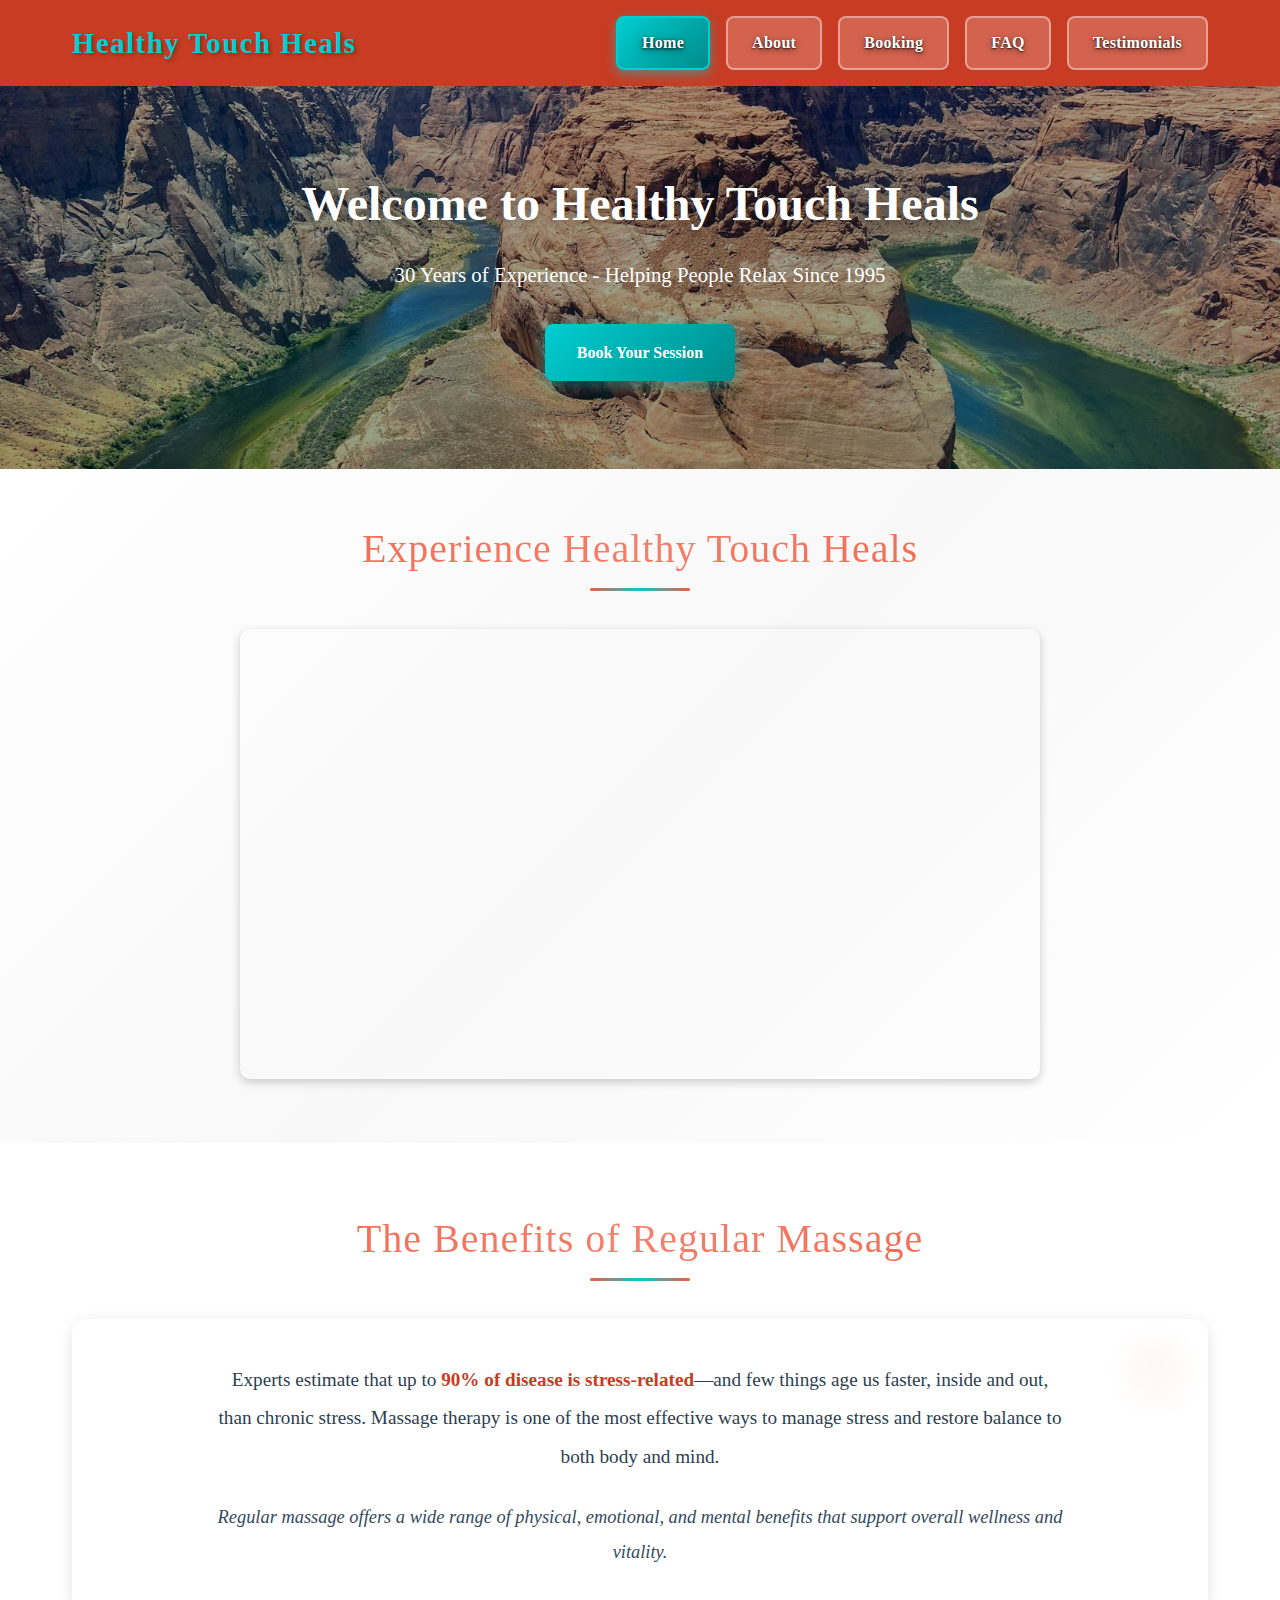
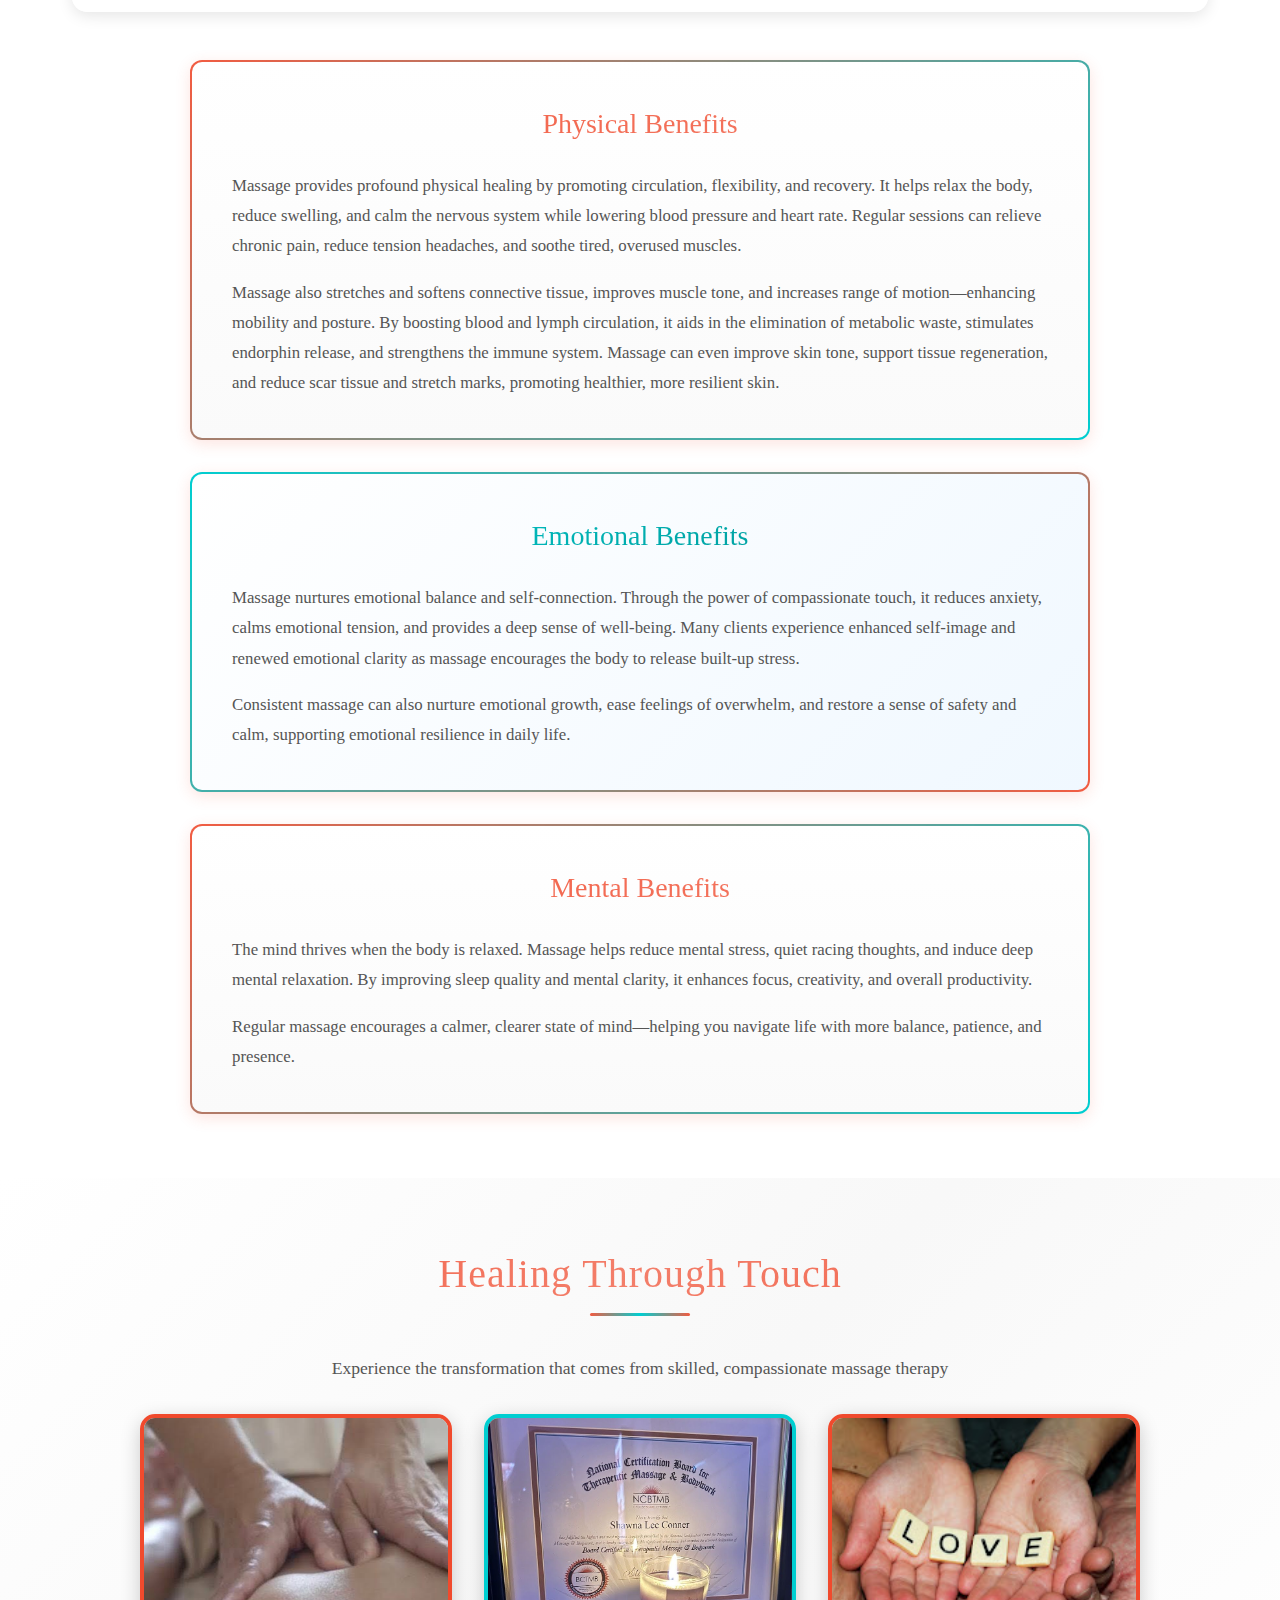
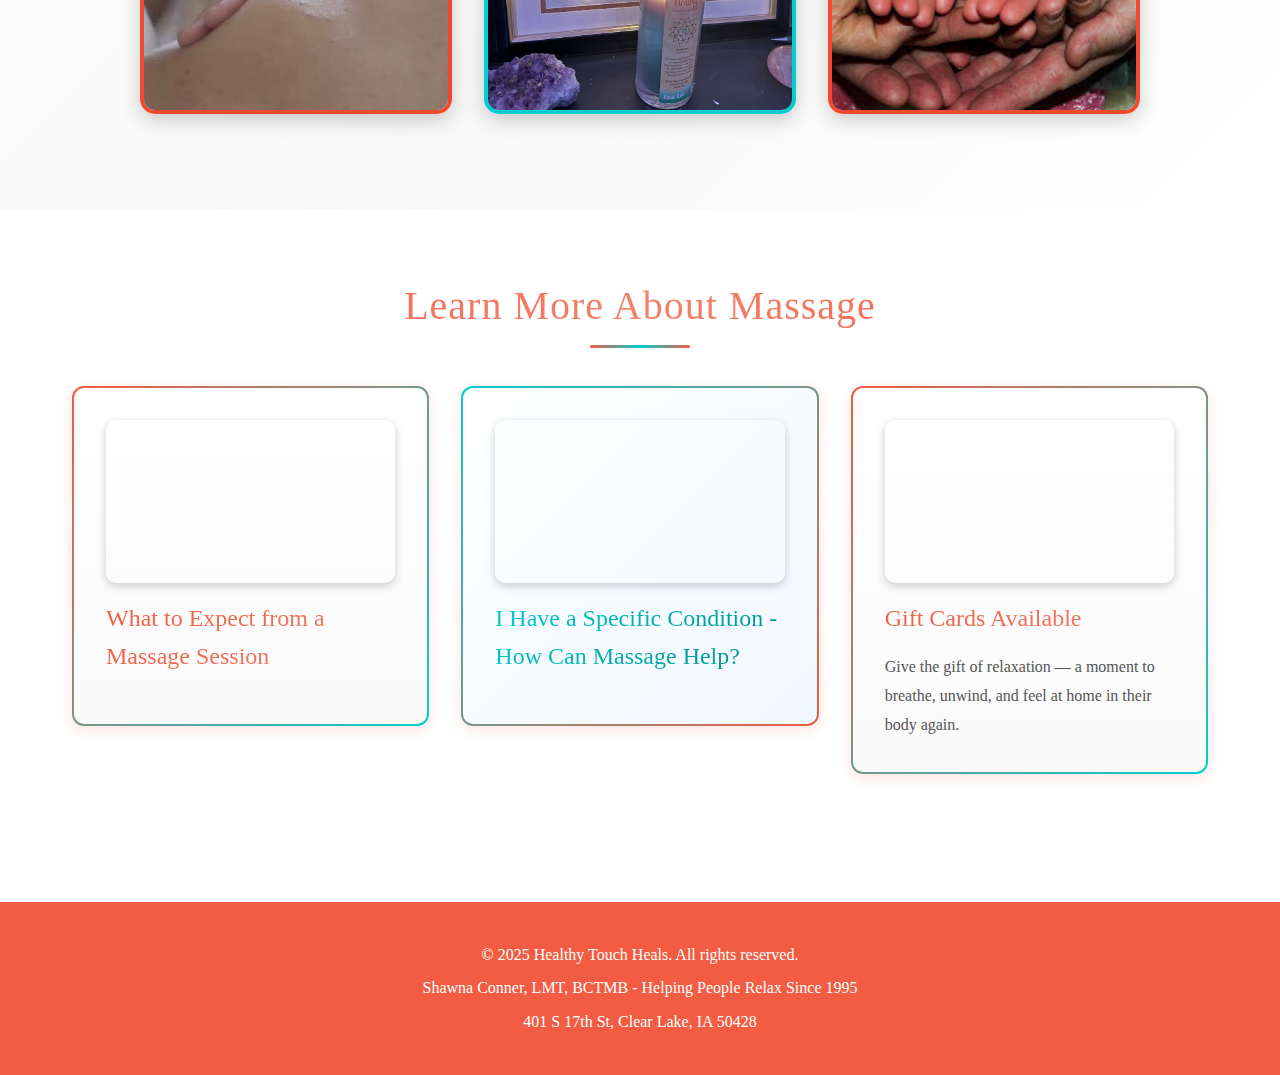
<file: index.html>
<!DOCTYPE html>
<html lang="en">
<head>
    <meta charset="UTF-8">
    <meta name="viewport" content="width=device-width, initial-scale=1.0">
    <title>Healthy Touch Heals - Home</title>
    <link rel="stylesheet" href="style.css">
</head>
<body>
    <!-- Navigation Bar -->
    <nav>
        <div class="container">
            <a href="index.html" class="logo">Healthy Touch Heals</a>
            <button class="menu-toggle" aria-label="Toggle menu">
                <span></span>
                <span></span>
                <span></span>
            </button>
            <ul class="nav-links">
                <li><a href="index.html" class="active">Home</a></li>
                <li><a href="about.html">About</a></li>
                <li><a href="booking.html">Booking</a></li>
                <li><a href="questions.html">FAQ</a></li>
                <li><a href="testimonials.html">Testimonials</a></li>
            </ul>
        </div>
    </nav>

    <!-- Hero Section -->
    <div class="hero" style="background: linear-gradient(rgba(0, 0, 0, 0.3), rgba(0, 0, 0, 0.4)), url('horseshoe.jpg'); background-size: cover; background-position: center; background-attachment: fixed;">
        <div class="container">
            <h1>Welcome to Healthy Touch Heals</h1>
            <p>30 Years of Experience - Helping People Relax Since 1995</p>
            <a href="booking.html" class="btn">Book Your Session</a>
        </div>
    </div>

    <!-- Video Section -->
    <section style="background-color: white; padding: 3rem 2rem;">
        <div class="container">
            <h2 class="section-title">Experience Healthy Touch Heals</h2>
            <div style="max-width: 800px; margin: 0 auto;">
                <div class="video-wrapper">
                    <iframe src="https://www.youtube.com/embed/3KdC1rItCqM" frameborder="0" allow="accelerometer; autoplay; clipboard-write; encrypted-media; gyroscope; picture-in-picture" allowfullscreen></iframe>
                </div>
            </div>
        </div>
    </section>

    <!-- Benefits Section -->
    <section style="background: linear-gradient(rgba(255, 255, 255, 0.65), rgba(255, 255, 255, 0.65)), url('arches.jpg'); background-size: cover; background-position: center; background-attachment: fixed;">
        <div class="container">
            <h2 class="section-title">The Benefits of Regular Massage</h2>
            <div class="about-content" style="margin-bottom: 3rem; background: rgba(255, 255, 255, 0.9); padding: 2.5rem 3rem; border-radius: 15px; box-shadow: 0 4px 15px rgba(0, 0, 0, 0.1);">
                <p style="font-size: 1.2rem; line-height: 2; color: #2c3e50; text-align: center; max-width: 850px; margin: 0 auto 1.5rem; font-weight: 500;">Experts estimate that up to <strong style="color: #C83C23;">90% of disease is stress-related</strong>—and few things age us faster, inside and out, than chronic stress. Massage therapy is one of the most effective ways to manage stress and restore balance to both body and mind.</p>
                <p style="font-size: 1.15rem; line-height: 1.9; color: #34495e; text-align: center; max-width: 850px; margin: 0 auto; font-style: italic;">Regular massage offers a wide range of physical, emotional, and mental benefits that support overall wellness and vitality.</p>
            </div>
            <div class="benefits-container">
                <div class="benefit-card">
                    <h3>Physical Benefits</h3>
                    <p>Massage provides profound physical healing by promoting circulation, flexibility, and recovery. It helps relax the body, reduce swelling, and calm the nervous system while lowering blood pressure and heart rate. Regular sessions can relieve chronic pain, reduce tension headaches, and soothe tired, overused muscles.</p>
                    <p>Massage also stretches and softens connective tissue, improves muscle tone, and increases range of motion—enhancing mobility and posture. By boosting blood and lymph circulation, it aids in the elimination of metabolic waste, stimulates endorphin release, and strengthens the immune system. Massage can even improve skin tone, support tissue regeneration, and reduce scar tissue and stretch marks, promoting healthier, more resilient skin.</p>
                </div>
                <div class="benefit-card">
                    <h3>Emotional Benefits</h3>
                    <p>Massage nurtures emotional balance and self-connection. Through the power of compassionate touch, it reduces anxiety, calms emotional tension, and provides a deep sense of well-being. Many clients experience enhanced self-image and renewed emotional clarity as massage encourages the body to release built-up stress.</p>
                    <p>Consistent massage can also nurture emotional growth, ease feelings of overwhelm, and restore a sense of safety and calm, supporting emotional resilience in daily life.</p>
                </div>
                <div class="benefit-card">
                    <h3>Mental Benefits</h3>
                    <p>The mind thrives when the body is relaxed. Massage helps reduce mental stress, quiet racing thoughts, and induce deep mental relaxation. By improving sleep quality and mental clarity, it enhances focus, creativity, and overall productivity.</p>
                    <p>Regular massage encourages a calmer, clearer state of mind—helping you navigate life with more balance, patience, and presence.</p>
                </div>
            </div>
        </div>
    </section>

    <!-- Gallery Section -->
    <section style="background-color: white;">
        <div class="container">
            <h2 class="section-title">Healing Through Touch</h2>
            <p style="text-align: center; font-size: 1.1rem; color: #555; margin-bottom: 2rem; max-width: 700px; margin-left: auto; margin-right: auto;">Experience the transformation that comes from skilled, compassionate massage therapy</p>
            <div style="display: grid; grid-template-columns: repeat(auto-fit, minmax(250px, 1fr)); gap: 2rem; margin: 2rem auto; max-width: 1000px;">
                <img src="backmassage.jpg" alt="Back massage" style="width: 100%; height: 300px; object-fit: cover; border-radius: 15px; box-shadow: 0 6px 20px rgba(0,0,0,0.2); border: 4px solid #F04A2D;">
                <img src="aestheticpicture.jpg" alt="Aesthetic healing" style="width: 100%; height: 300px; object-fit: cover; border-radius: 15px; box-shadow: 0 6px 20px rgba(0,0,0,0.2); border: 4px solid #00CED1;">
                <img src="love.jpeg" alt="Love and healing" style="width: 100%; height: 300px; object-fit: cover; border-radius: 15px; box-shadow: 0 6px 20px rgba(0,0,0,0.2); border: 4px solid #F04A2D;">
            </div>
        </div>
    </section>

    <!-- Additional Videos Section -->
    <section style="background: linear-gradient(rgba(255, 255, 255, 0.75), rgba(255, 255, 255, 0.75)), url('woods.jpg'); background-size: cover; background-position: center; background-attachment: fixed;">
        <div class="container">
            <h2 class="section-title">Learn More About Massage</h2>
            <div class="services-grid video-grid">
                <div class="service-card">
                    <div class="video-wrapper">
                        <iframe src="https://www.youtube.com/embed/zX_MkCbx98w" frameborder="0" allow="accelerometer; autoplay; clipboard-write; encrypted-media; gyroscope; picture-in-picture" allowfullscreen></iframe>
                    </div>
                    <h3>What to Expect from a Massage Session</h3>
                </div>
                <div class="service-card">
                    <div class="video-wrapper">
                        <iframe src="https://www.youtube.com/embed/_CrS8gsUJnU" frameborder="0" allow="accelerometer; autoplay; clipboard-write; encrypted-media; gyroscope; picture-in-picture" allowfullscreen></iframe>
                    </div>
                    <h3>I Have a Specific Condition - How Can Massage Help?</h3>
                </div>
                <div class="service-card">
                    <div class="video-wrapper">
                        <iframe src="https://www.youtube.com/embed/DjbVYlnRA3Y" frameborder="0" allow="accelerometer; autoplay; clipboard-write; encrypted-media; gyroscope; picture-in-picture" allowfullscreen></iframe>
                    </div>
                    <h3>Gift Cards Available</h3>
                    <p>Give the gift of relaxation — a moment to breathe, unwind, and feel at home in their body again.</p>
                </div>
            </div>
        </div>
    </section>

    <!-- Footer -->
    <footer>
        <div class="container">
            <p>&copy; 2025 Healthy Touch Heals. All rights reserved.</p>
            <p>Shawna Conner, LMT, BCTMB - Helping People Relax Since 1995</p>
            <p style="margin-top: 0.5rem;">401 S 17th St, Clear Lake, IA 50428</p>
        </div>
    </footer>

    <script>
        // Mobile menu toggle
        const menuToggle = document.querySelector('.menu-toggle');
        const navLinks = document.querySelector('.nav-links');
        
        if (menuToggle) {
            menuToggle.addEventListener('click', () => {
                menuToggle.classList.toggle('active');
                navLinks.classList.toggle('active');
            });
            
            // Close menu when clicking on a link
            const navLinksItems = navLinks.querySelectorAll('a');
            navLinksItems.forEach(link => {
                link.addEventListener('click', () => {
                    menuToggle.classList.remove('active');
                    navLinks.classList.remove('active');
                });
            });
        }
    </script>
</body>
</html>
</file>
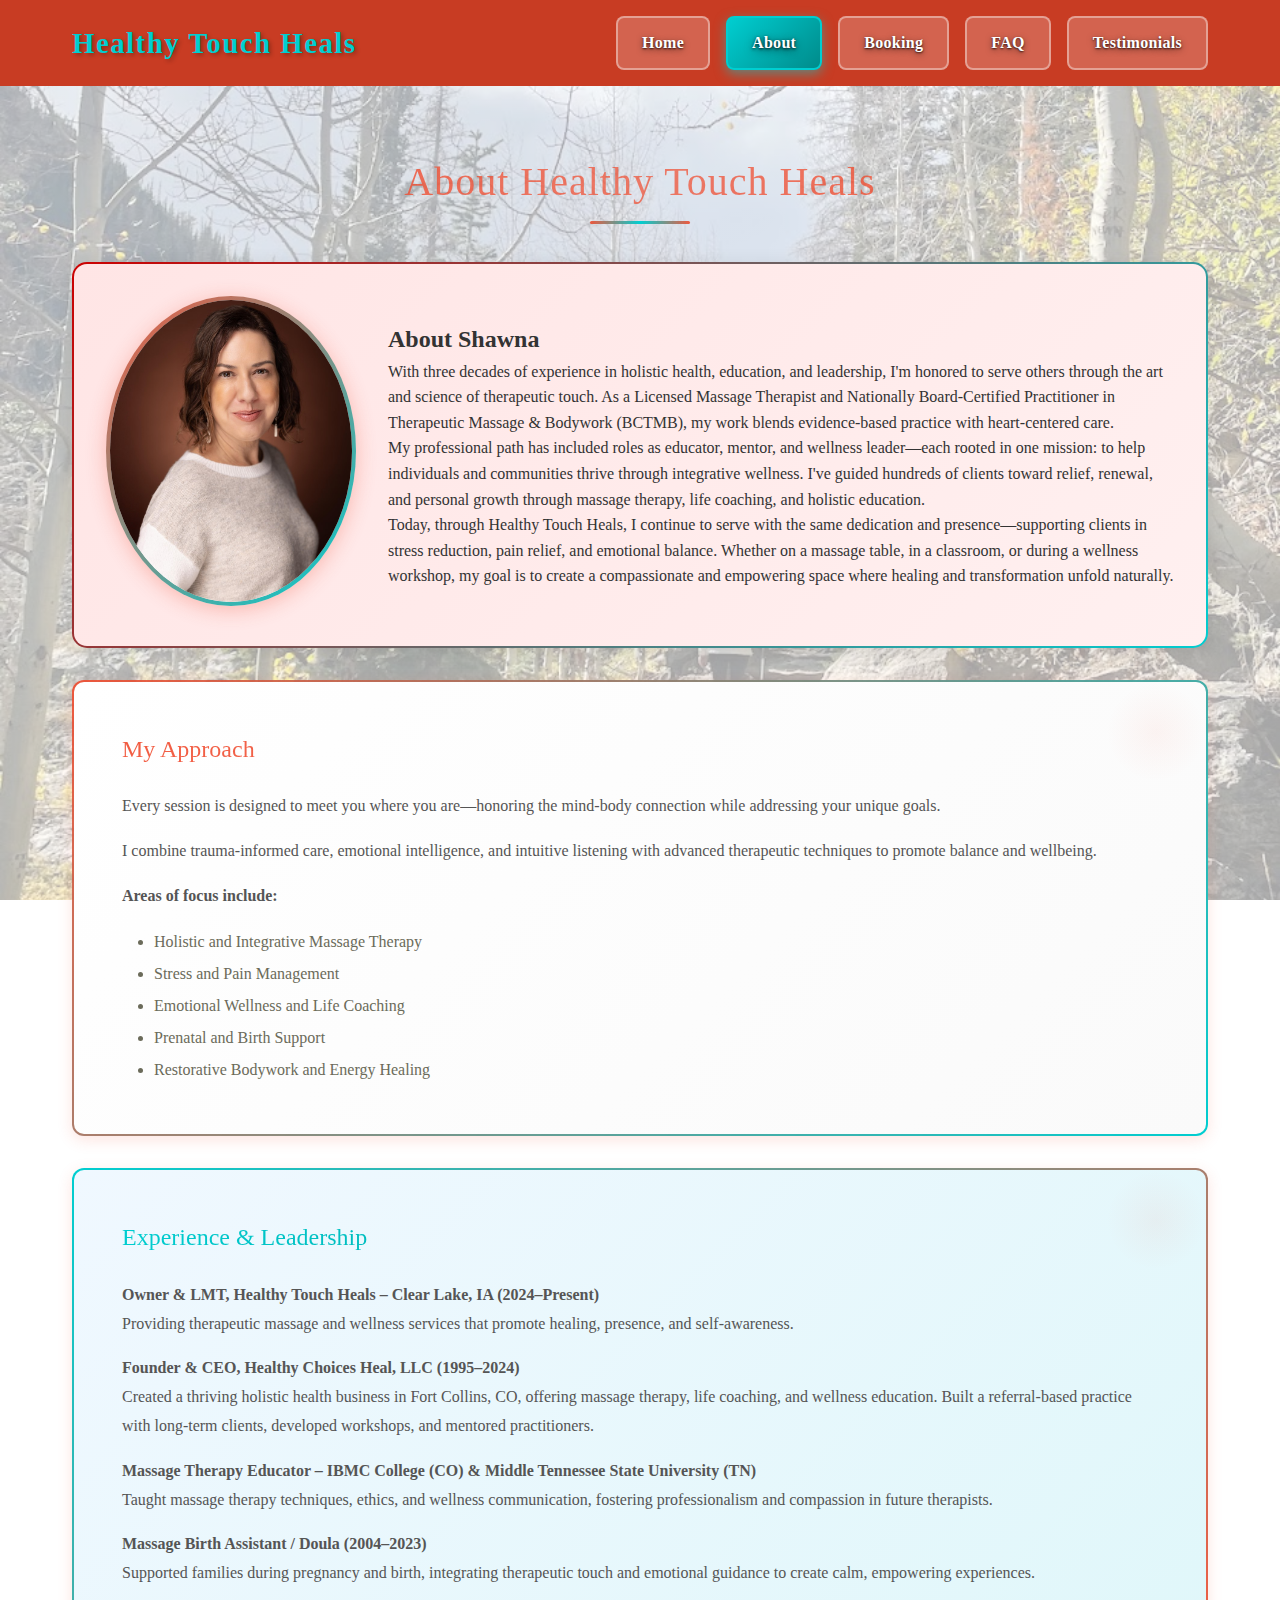
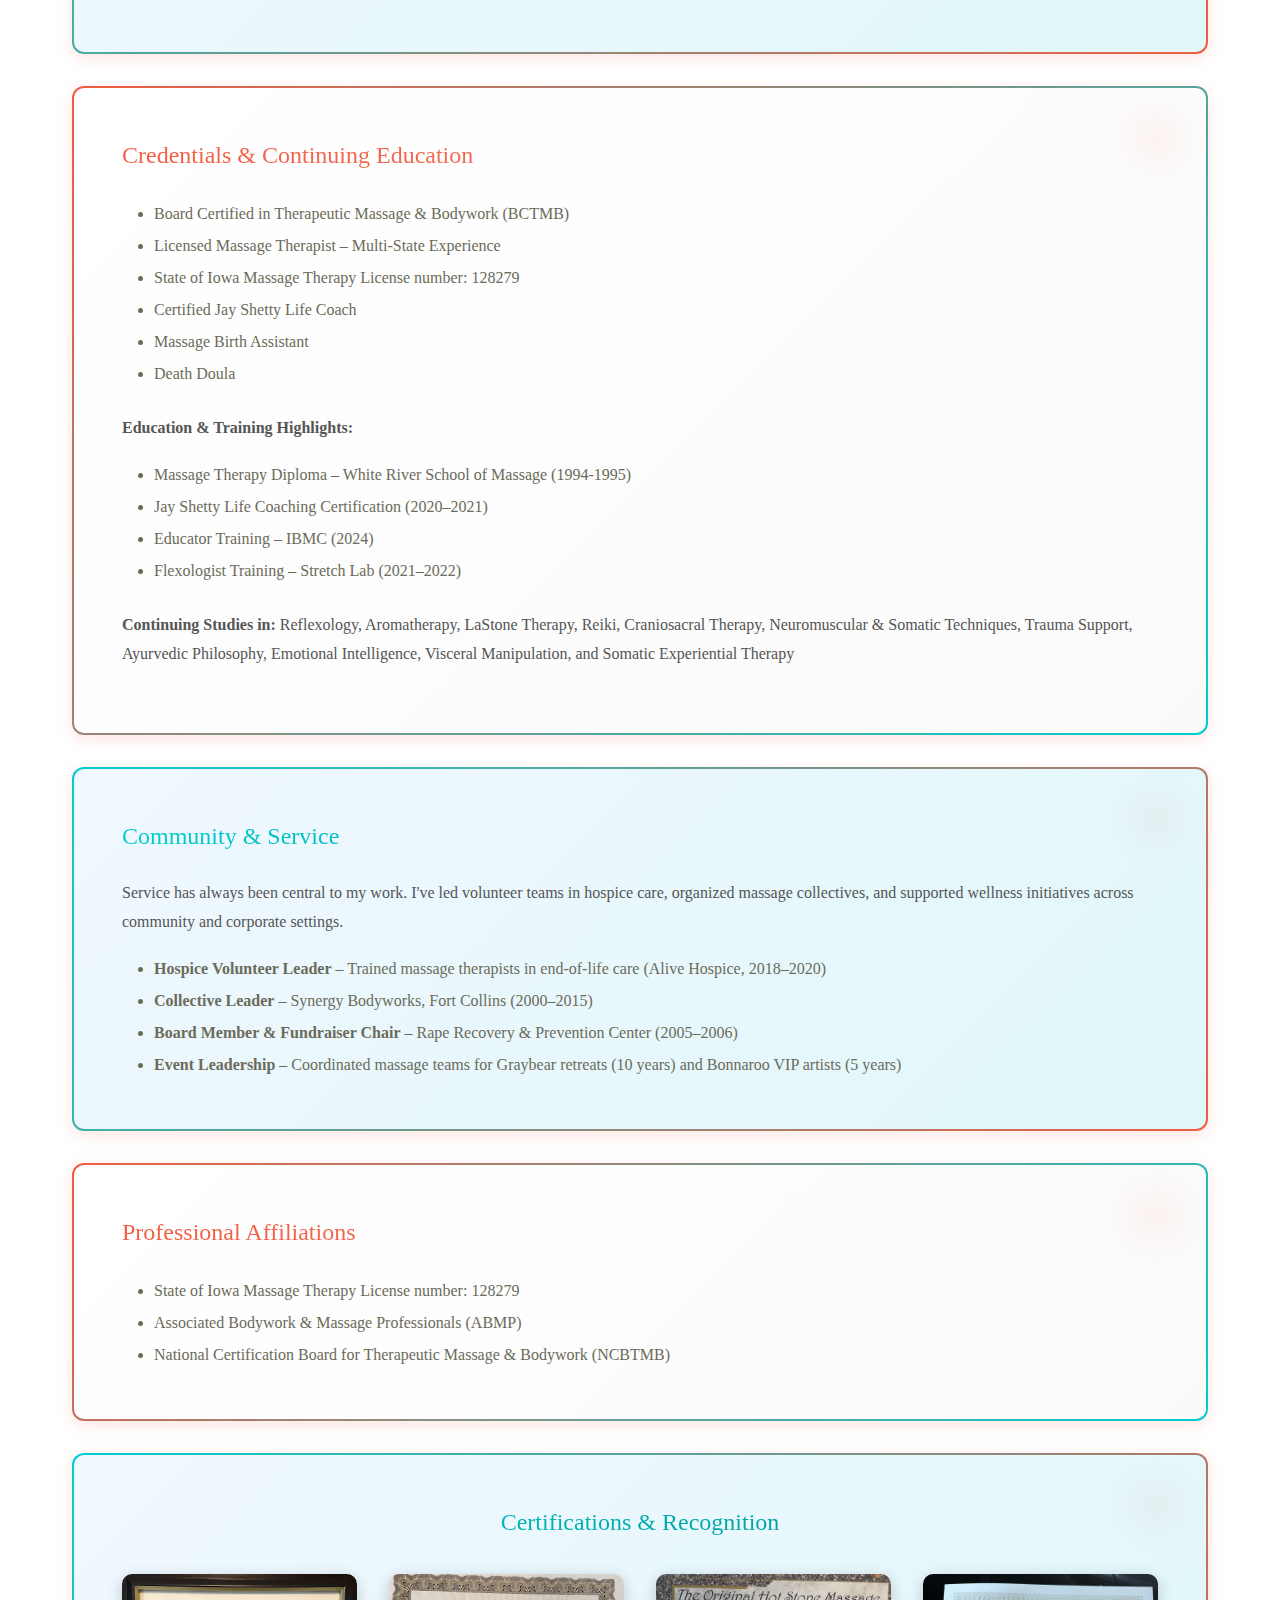
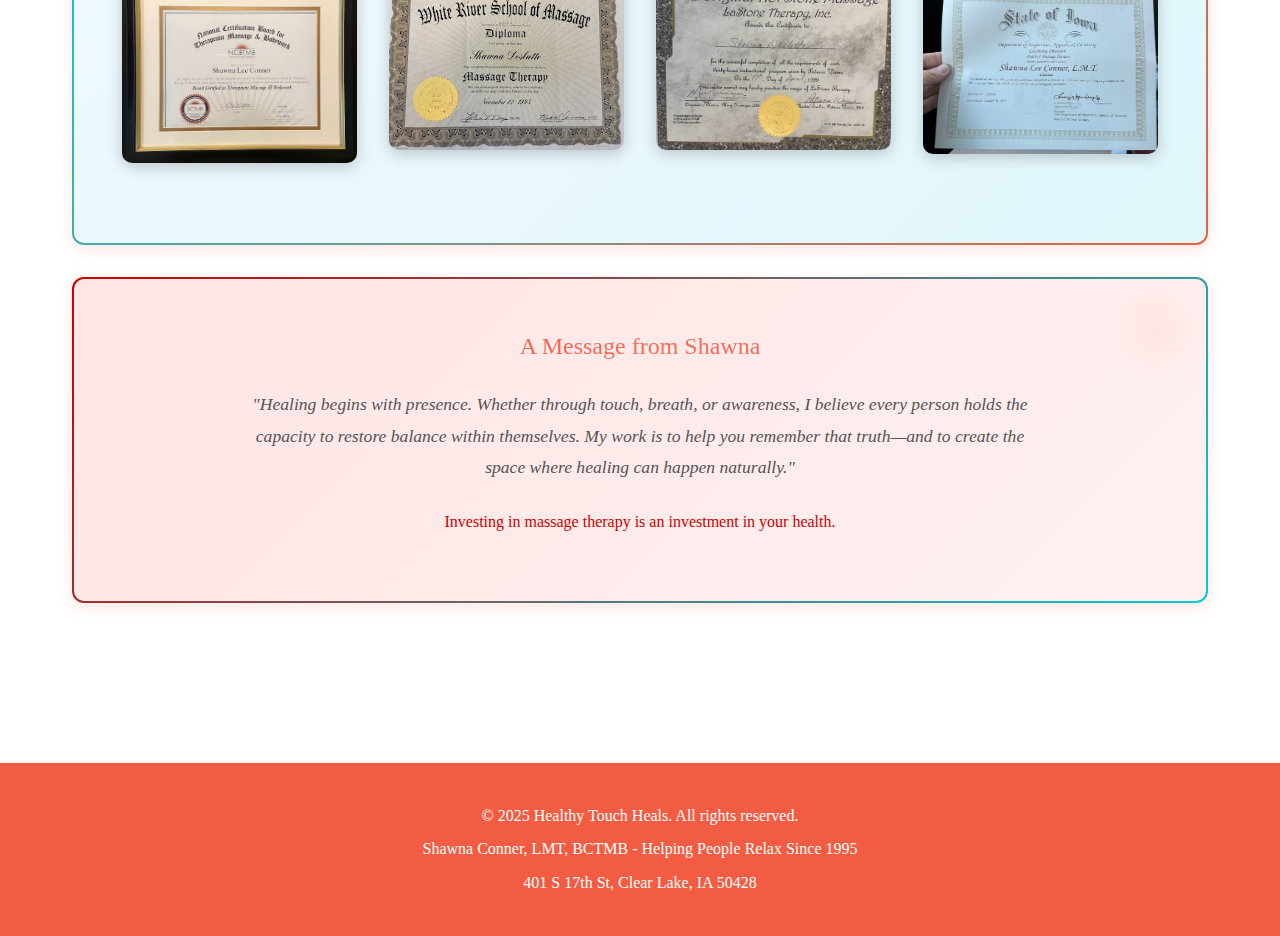
<file: about.html>
<!DOCTYPE html>
<html lang="en">
<head>
    <meta charset="UTF-8">
    <meta name="viewport" content="width=device-width, initial-scale=1.0">
    <title>About Us - Healthy Touch Heals</title>
    <link rel="stylesheet" href="style.css">
</head>
<body>
    <!-- Navigation Bar -->
    <nav>
        <div class="container">
            <a href="index.html" class="logo">Healthy Touch Heals</a>
            <button class="menu-toggle" aria-label="Toggle menu">
                <span></span>
                <span></span>
                <span></span>
            </button>
            <ul class="nav-links">
                <li><a href="index.html">Home</a></li>
                <li><a href="about.html" class="active">About</a></li>
                <li><a href="booking.html">Booking</a></li>
                <li><a href="questions.html">FAQ</a></li>
                <li><a href="testimonials.html">Testimonials</a></li>
            </ul>
        </div>
    </nav>

    <!-- About Section -->
    <section style="background: linear-gradient(rgba(255, 255, 255, 0.65), rgba(255, 255, 255, 0.65)), url('hiking.jpg'); background-size: cover; background-position: center; background-attachment: fixed;">
        <div class="container">
            <h1 class="section-title">About Healthy Touch Heals</h1>
            
            <div class="profile-section" style="background: linear-gradient(135deg, #FFE5E5 0%, #fff0f0 100%); border: 2px solid transparent; background-image: linear-gradient(135deg, #FFE5E5 0%, #fff0f0 100%), linear-gradient(135deg, #CC0000, #00CED1); background-origin: border-box; background-clip: padding-box, border-box; padding: 2rem; border-radius: 15px; box-shadow: 0 4px 20px rgba(0,0,0,0.1);">
                <div class="profile-image">
                    <img src="headshot.png" alt="Shawna Conner, LMT, BCTMB">
                </div>
                <div class="profile-text">
                    <h2>About Shawna</h2>
                    <p>With three decades of experience in holistic health, education, and leadership, I'm honored to serve others through the art and science of therapeutic touch. As a Licensed Massage Therapist and Nationally Board-Certified Practitioner in Therapeutic Massage & Bodywork (BCTMB), my work blends evidence-based practice with heart-centered care.</p>
                    <p>My professional path has included roles as educator, mentor, and wellness leader—each rooted in one mission: to help individuals and communities thrive through integrative wellness. I've guided hundreds of clients toward relief, renewal, and personal growth through massage therapy, life coaching, and holistic education.</p>
                    <p>Today, through Healthy Touch Heals, I continue to serve with the same dedication and presence—supporting clients in stress reduction, pain relief, and emotional balance. Whether on a massage table, in a classroom, or during a wellness workshop, my goal is to create a compassionate and empowering space where healing and transformation unfold naturally.</p>
                </div>
            </div>

            <div class="about-content">
                <h2>My Approach</h2>
                <p>Every session is designed to meet you where you are—honoring the mind-body connection while addressing your unique goals.</p>
                <p>I combine trauma-informed care, emotional intelligence, and intuitive listening with advanced therapeutic techniques to promote balance and wellbeing.</p>
                <p><strong>Areas of focus include:</strong></p>
                <ul style="margin-left: 2rem; line-height: 2; color: #6b6b5a;">
                    <li>Holistic and Integrative Massage Therapy</li>
                    <li>Stress and Pain Management</li>
                    <li>Emotional Wellness and Life Coaching</li>
                    <li>Prenatal and Birth Support</li>
                    <li>Restorative Bodywork and Energy Healing</li>
                </ul>
            </div>

            <div class="about-content">
                <h2>Experience & Leadership</h2>
                <p><strong>Owner & LMT, Healthy Touch Heals – Clear Lake, IA (2024–Present)</strong><br>
                Providing therapeutic massage and wellness services that promote healing, presence, and self-awareness.</p>
                
                <p><strong>Founder & CEO, Healthy Choices Heal, LLC (1995–2024)</strong><br>
                Created a thriving holistic health business in Fort Collins, CO, offering massage therapy, life coaching, and wellness education. Built a referral-based practice with long-term clients, developed workshops, and mentored practitioners.</p>
                
                <p><strong>Massage Therapy Educator – IBMC College (CO) & Middle Tennessee State University (TN)</strong><br>
                Taught massage therapy techniques, ethics, and wellness communication, fostering professionalism and compassion in future therapists.</p>
                
                <p><strong>Massage Birth Assistant / Doula (2004–2023)</strong><br>
                Supported families during pregnancy and birth, integrating therapeutic touch and emotional guidance to create calm, empowering experiences.</p>
            </div>

            <div class="about-content">
                <h2>Credentials & Continuing Education</h2>
                <ul style="margin-left: 2rem; line-height: 2; color: #6b6b5a;">
                    <li>Board Certified in Therapeutic Massage & Bodywork (BCTMB)</li>
                    <li>Licensed Massage Therapist – Multi-State Experience</li>
                    <li>State of Iowa Massage Therapy License number: 128279</li>
                    <li>Certified Jay Shetty Life Coach</li>
                    <li>Massage Birth Assistant</li>
                    <li>Death Doula</li>
                </ul>
                <p style="margin-top: 1.5rem;"><strong>Education & Training Highlights:</strong></p>
                <ul style="margin-left: 2rem; line-height: 2; color: #6b6b5a;">
                    <li>Massage Therapy Diploma – White River School of Massage (1994-1995)</li>
                    <li>Jay Shetty Life Coaching Certification (2020–2021)</li>
                    <li>Educator Training – IBMC (2024)</li>
                    <li>Flexologist Training – Stretch Lab (2021–2022)</li>
                </ul>
                <p style="margin-top: 1.5rem;"><strong>Continuing Studies in:</strong> Reflexology, Aromatherapy, LaStone Therapy, Reiki, Craniosacral Therapy, Neuromuscular & Somatic Techniques, Trauma Support, Ayurvedic Philosophy, Emotional Intelligence, Visceral Manipulation, and Somatic Experiential Therapy</p>
            </div>

            <div class="about-content">
                <h2>Community & Service</h2>
                <p>Service has always been central to my work. I've led volunteer teams in hospice care, organized massage collectives, and supported wellness initiatives across community and corporate settings.</p>
                <ul style="margin-left: 2rem; line-height: 2; color: #6b6b5a;">
                    <li><strong>Hospice Volunteer Leader</strong> – Trained massage therapists in end-of-life care (Alive Hospice, 2018–2020)</li>
                    <li><strong>Collective Leader</strong> – Synergy Bodyworks, Fort Collins (2000–2015)</li>
                    <li><strong>Board Member & Fundraiser Chair</strong> – Rape Recovery & Prevention Center (2005–2006)</li>
                    <li><strong>Event Leadership</strong> – Coordinated massage teams for Graybear retreats (10 years) and Bonnaroo VIP artists (5 years)</li>
                </ul>
            </div>

            <div class="about-content">
                <h2>Professional Affiliations</h2>
                <ul style="margin-left: 2rem; line-height: 2; color: #6b6b5a;">
                    <li>State of Iowa Massage Therapy License number: 128279</li>
                    <li>Associated Bodywork & Massage Professionals (ABMP)</li>
                    <li>National Certification Board for Therapeutic Massage & Bodywork (NCBTMB)</li>
                </ul>
            </div>

            <!-- Credentials & Certificates Gallery -->
            <div class="about-content">
                <h2 style="text-align: center; margin-bottom: 2rem;">Certifications & Recognition</h2>
                <div style="display: grid; grid-template-columns: repeat(auto-fit, minmax(200px, 1fr)); gap: 2rem; margin: 2rem 0;">
                    <img src="Boardcertificate.jpg" alt="Board Certification" style="width: 100%; height: auto; border-radius: 10px; box-shadow: 0 4px 15px rgba(0,0,0,0.2);">
                    <img src="Schooldeploma.jpg" alt="School Diploma" style="width: 100%; height: auto; border-radius: 10px; box-shadow: 0 4px 15px rgba(0,0,0,0.2);">
                    <img src="stonemassagecertificate.jpg" alt="Stone Massage Certificate" style="width: 100%; height: auto; border-radius: 10px; box-shadow: 0 4px 15px rgba(0,0,0,0.2);">
                    <img src="iowacertificate.jpg" alt="Iowa Certificate" style="width: 100%; height: auto; border-radius: 10px; box-shadow: 0 4px 15px rgba(0,0,0,0.2);">
                </div>
            </div>

            <div class="about-content" style="background: linear-gradient(135deg, #FFE5E5 0%, #fff0f0 100%); border: 2px solid transparent; background-image: linear-gradient(135deg, #FFE5E5 0%, #fff0f0 100%), linear-gradient(135deg, #CC0000, #00CED1); background-origin: border-box; background-clip: padding-box, border-box;">
                <h2 style="text-align: center; margin-bottom: 1.5rem;">A Message from Shawna</h2>
                <p style="font-style: italic; font-size: 1.1rem; line-height: 1.8; text-align: center; color: #555; max-width: 800px; margin: 0 auto;">"Healing begins with presence. Whether through touch, breath, or awareness, I believe every person holds the capacity to restore balance within themselves. My work is to help you remember that truth—and to create the space where healing can happen naturally."</p>
                <p style="text-align: center; margin-top: 1.5rem; font-weight: 500; color: #CC0000;">Investing in massage therapy is an investment in your health.</p>
            </div>
        </div>
    </section>

    <!-- Footer -->
    <footer>
        <div class="container">
            <p>&copy; 2025 Healthy Touch Heals. All rights reserved.</p>
            <p>Shawna Conner, LMT, BCTMB - Helping People Relax Since 1995</p>
            <p style="margin-top: 0.5rem;">401 S 17th St, Clear Lake, IA 50428</p>
        </div>
    </footer>

    <script>
        // Mobile menu toggle
        const menuToggle = document.querySelector('.menu-toggle');
        const navLinks = document.querySelector('.nav-links');
        
        if (menuToggle) {
            menuToggle.addEventListener('click', () => {
                menuToggle.classList.toggle('active');
                navLinks.classList.toggle('active');
            });
            
            // Close menu when clicking on a link
            const navLinksItems = navLinks.querySelectorAll('a');
            navLinksItems.forEach(link => {
                link.addEventListener('click', () => {
                    menuToggle.classList.remove('active');
                    navLinks.classList.remove('active');
                });
            });
        }
    </script>
</body>
</html>
</file>
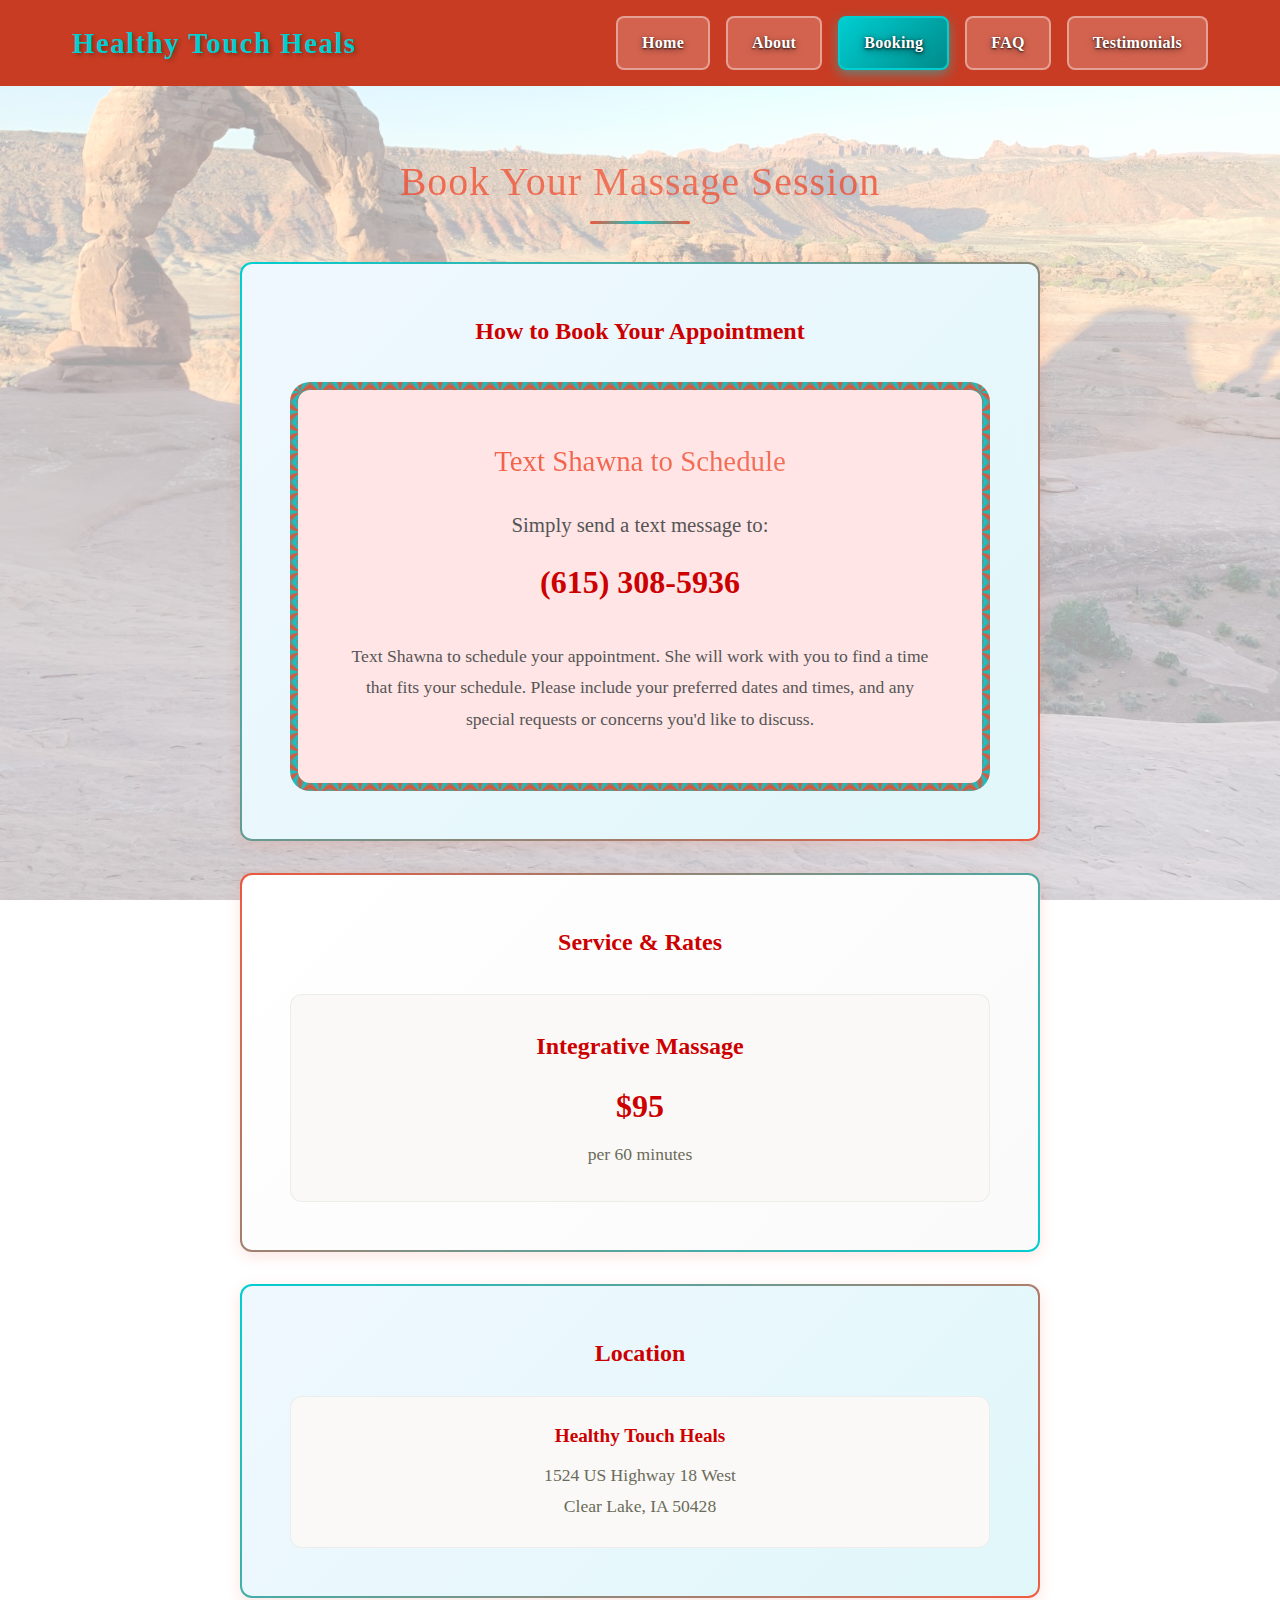
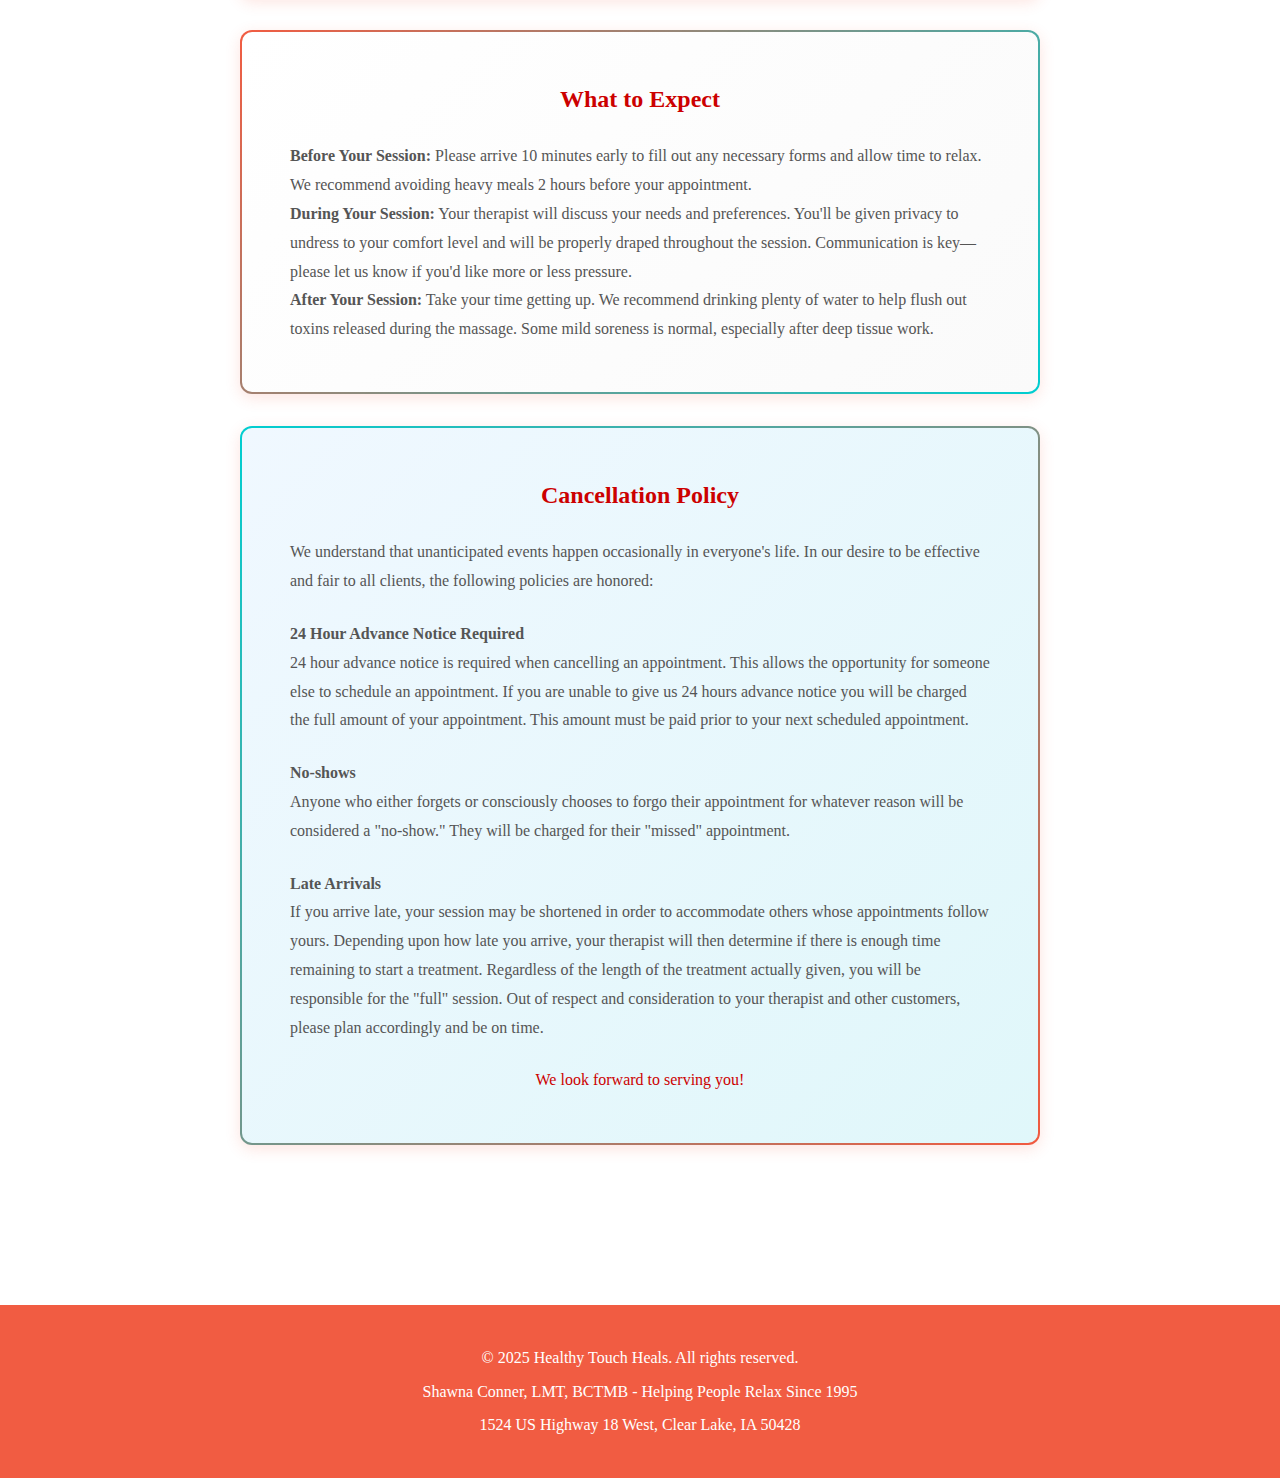
<file: booking.html>
<!DOCTYPE html>
<html lang="en">
<head>
    <meta charset="UTF-8">
    <meta name="viewport" content="width=device-width, initial-scale=1.0">
    <title>Book Your Session - Healthy Touch Heals</title>
    <link rel="stylesheet" href="style.css">
</head>
<body>
    <!-- Navigation Bar -->
    <nav>
        <div class="container">
            <a href="index.html" class="logo">Healthy Touch Heals</a>
            <button class="menu-toggle" aria-label="Toggle menu">
                <span></span>
                <span></span>
                <span></span>
            </button>
            <ul class="nav-links">
                <li><a href="index.html">Home</a></li>
                <li><a href="about.html">About</a></li>
                <li><a href="booking.html" class="active">Booking</a></li>
                <li><a href="questions.html">FAQ</a></li>
                <li><a href="testimonials.html">Testimonials</a></li>
            </ul>
        </div>
    </nav>

    <!-- Booking Section -->
    <section style="background: linear-gradient(rgba(255, 255, 255, 0.65), rgba(255, 255, 255, 0.65)), url('arches.jpg'); background-size: cover; background-position: center; background-attachment: fixed;">
        <div class="container">
            <h1 class="section-title">Book Your Massage Session</h1>
            
            <div class="booking-section">
                <h2 style="text-align: center; color: #CC0000; margin-bottom: 2rem;">How to Book Your Appointment</h2>
                <div class="contact-info" style="background-color: #FFE5E5; padding: 3rem; border: 8px solid transparent; background-image: linear-gradient(#FFE5E5, #FFE5E5), repeating-conic-gradient(from 0deg at 50% 50%, #F04A2D 0deg, #00CED1 30deg, #F04A2D 60deg, #00CED1 90deg, #F04A2D 120deg); background-origin: border-box; background-clip: padding-box, border-box; border-radius: 20px;">
                    <h3 style="font-size: 1.8rem; margin-bottom: 1.5rem;">Text Shawna to Schedule</h3>
                    <p style="font-size: 1.3rem; margin-bottom: 1rem; color: #555;">Simply send a text message to:</p>
                    <p style="font-size: 2rem; margin-bottom: 2rem; font-weight: bold;"><a href="sms:+16153085936" style="color: #CC0000; text-decoration: none;">(615) 308-5936</a></p>
                    <p style="font-size: 1.1rem; line-height: 1.8; color: #555; max-width: 600px; margin: 0 auto;">Text Shawna to schedule your appointment. She will work with you to find a time that fits your schedule. Please include your preferred dates and times, and any special requests or concerns you'd like to discuss.</p>
                </div>
            </div>

            <div class="booking-section" style="margin-top: 2rem;">
                <h2 style="text-align: center; color: #CC0000; margin-bottom: 2rem;">Service & Rates</h2>
                <div style="text-align: center; padding: 2rem; background-color: #faf9f7; border-radius: 12px; border: 1px solid rgba(107, 142, 107, 0.1);">
                    <h3 style="color: #CC0000; margin-bottom: 1rem; font-size: 1.5rem;">Integrative Massage</h3>
                    <p style="font-size: 2rem; color: #CC0000; font-weight: bold; margin-bottom: 0.5rem;">$95</p>
                    <p style="color: #6b6b5a; font-size: 1.1rem;">per 60 minutes</p>
                </div>
            </div>

            <div class="booking-section" style="margin-top: 2rem;">
                <h2 style="text-align: center; color: #CC0000; margin-bottom: 1.5rem;">Location</h2>
                <div style="text-align: center; padding: 1.5rem; background-color: #faf9f7; border-radius: 12px; border: 1px solid rgba(107, 142, 107, 0.1);">
                    <p style="font-size: 1.2rem; color: #CC0000; margin-bottom: 0.5rem;"><strong>Healthy Touch Heals</strong></p>
                    <p style="font-size: 1.1rem; color: #6b6b5a; line-height: 1.8;">1524 US Highway 18 West<br>Clear Lake, IA 50428</p>
                </div>
            </div>

            <div class="booking-section" style="margin-top: 2rem;">
                <h2 style="text-align: center; color: #CC0000; margin-bottom: 1.5rem;">What to Expect</h2>
                <div style="line-height: 1.8; color: #555;">
                    <p><strong>Before Your Session:</strong> Please arrive 10 minutes early to fill out any necessary forms and allow time to relax. We recommend avoiding heavy meals 2 hours before your appointment.</p>
                    <p><strong>During Your Session:</strong> Your therapist will discuss your needs and preferences. You'll be given privacy to undress to your comfort level and will be properly draped throughout the session. Communication is key—please let us know if you'd like more or less pressure.</p>
                    <p><strong>After Your Session:</strong> Take your time getting up. We recommend drinking plenty of water to help flush out toxins released during the massage. Some mild soreness is normal, especially after deep tissue work.</p>
                </div>
            </div>

            <div class="booking-section" style="margin-top: 2rem; background-color: #FFE5E5;">
                <h2 style="text-align: center; color: #CC0000; margin-bottom: 1.5rem;">Cancellation Policy</h2>
                <div style="line-height: 1.8; color: #555; max-width: 700px; margin: 0 auto;">
                    <p>We understand that unanticipated events happen occasionally in everyone's life. In our desire to be effective and fair to all clients, the following policies are honored:</p>
                    
                    <p style="margin-top: 1.5rem;"><strong>24 Hour Advance Notice Required</strong><br>
                    24 hour advance notice is required when cancelling an appointment. This allows the opportunity for someone else to schedule an appointment. If you are unable to give us 24 hours advance notice you will be charged the full amount of your appointment. This amount must be paid prior to your next scheduled appointment.</p>
                    
                    <p style="margin-top: 1.5rem;"><strong>No-shows</strong><br>
                    Anyone who either forgets or consciously chooses to forgo their appointment for whatever reason will be considered a "no-show." They will be charged for their "missed" appointment.</p>
                    
                    <p style="margin-top: 1.5rem;"><strong>Late Arrivals</strong><br>
                    If you arrive late, your session may be shortened in order to accommodate others whose appointments follow yours. Depending upon how late you arrive, your therapist will then determine if there is enough time remaining to start a treatment. Regardless of the length of the treatment actually given, you will be responsible for the "full" session. Out of respect and consideration to your therapist and other customers, please plan accordingly and be on time.</p>
                    
                    <p style="margin-top: 1.5rem; text-align: center; font-weight: 500; color: #CC0000;">We look forward to serving you!</p>
                </div>
            </div>
        </div>
    </section>

    <!-- Footer -->
    <footer>
        <div class="container">
            <p>&copy; 2025 Healthy Touch Heals. All rights reserved.</p>
            <p>Shawna Conner, LMT, BCTMB - Helping People Relax Since 1995</p>
            <p style="margin-top: 0.5rem;">1524 US Highway 18 West, Clear Lake, IA 50428</p>
        </div>
    </footer>

    <script>
        // Mobile menu toggle
        const menuToggle = document.querySelector('.menu-toggle');
        const navLinks = document.querySelector('.nav-links');
        
        if (menuToggle) {
            menuToggle.addEventListener('click', () => {
                menuToggle.classList.toggle('active');
                navLinks.classList.toggle('active');
            });
            
            // Close menu when clicking on a link
            const navLinksItems = navLinks.querySelectorAll('a');
            navLinksItems.forEach(link => {
                link.addEventListener('click', () => {
                    menuToggle.classList.remove('active');
                    navLinks.classList.remove('active');
                });
            });
        }
    </script>
</body>
</html>
</file>
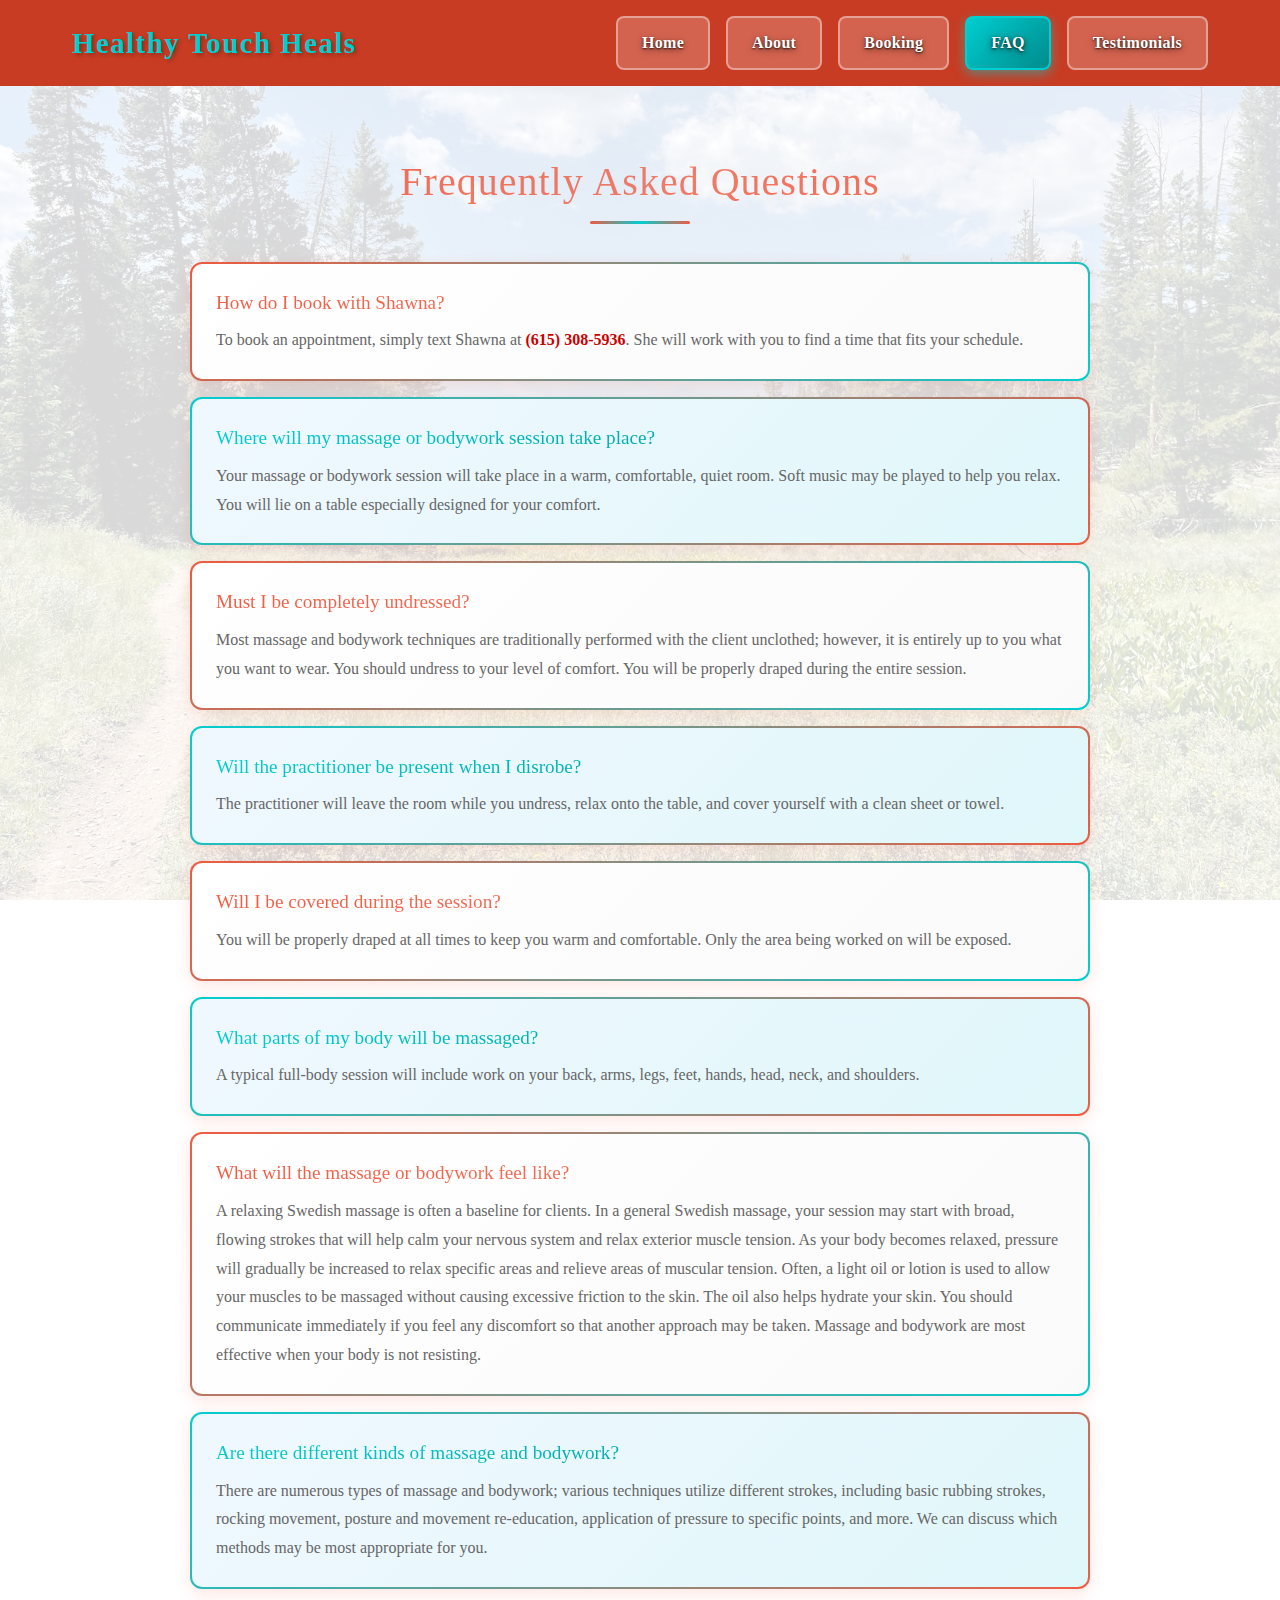
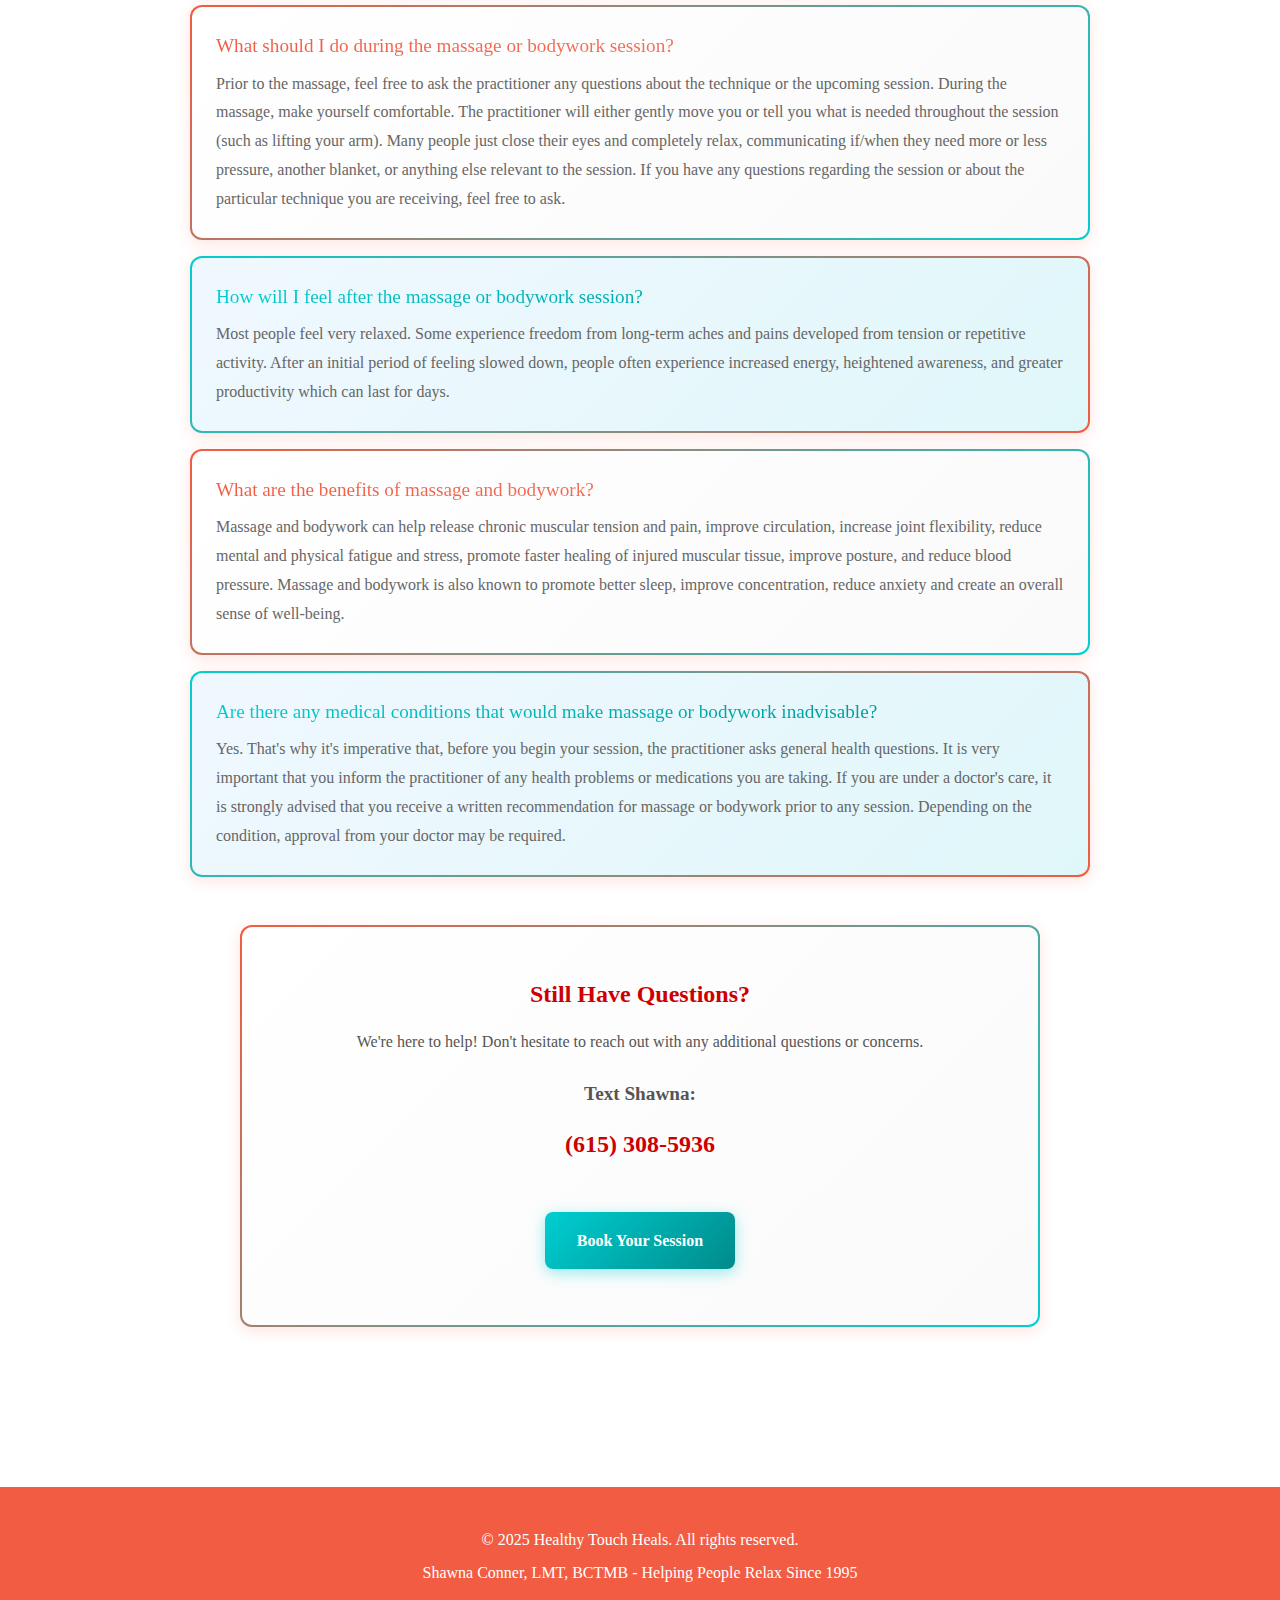
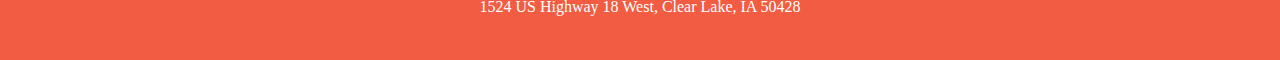
<file: questions.html>
<!DOCTYPE html>
<html lang="en">
<head>
    <meta charset="UTF-8">
    <meta name="viewport" content="width=device-width, initial-scale=1.0">
    <title>Frequently Asked Questions - Healthy Touch Heals</title>
    <link rel="stylesheet" href="style.css">
</head>
<body>
    <!-- Navigation Bar -->
    <nav>
        <div class="container">
            <a href="index.html" class="logo">Healthy Touch Heals</a>
            <button class="menu-toggle" aria-label="Toggle menu">
                <span></span>
                <span></span>
                <span></span>
            </button>
            <ul class="nav-links">
                <li><a href="index.html">Home</a></li>
                <li><a href="about.html">About</a></li>
                <li><a href="booking.html">Booking</a></li>
                <li><a href="questions.html" class="active">FAQ</a></li>
                <li><a href="testimonials.html">Testimonials</a></li>
            </ul>
        </div>
    </nav>

    <!-- FAQ Section -->
    <section style="background: linear-gradient(rgba(255, 255, 255, 0.85), rgba(255, 255, 255, 0.85)), url('beautiful.jpg'); background-size: cover; background-position: center; background-attachment: fixed;">
        <div class="container">
            <h1 class="section-title">Frequently Asked Questions</h1>
            
            <div class="faq-container">
                <div class="faq-item">
                    <h3>How do I book with Shawna?</h3>
                    <p>To book an appointment, simply text Shawna at <strong><a href="sms:+16153085936" style="color: #CC0000;">(615) 308-5936</a></strong>. She will work with you to find a time that fits your schedule.</p>
                </div>

                <div class="faq-item">
                    <h3>Where will my massage or bodywork session take place?</h3>
                    <p>Your massage or bodywork session will take place in a warm, comfortable, quiet room. Soft music may be played to help you relax. You will lie on a table especially designed for your comfort.</p>
                </div>

                <div class="faq-item">
                    <h3>Must I be completely undressed?</h3>
                    <p>Most massage and bodywork techniques are traditionally performed with the client unclothed; however, it is entirely up to you what you want to wear. You should undress to your level of comfort. You will be properly draped during the entire session.</p>
                </div>

                <div class="faq-item">
                    <h3>Will the practitioner be present when I disrobe?</h3>
                    <p>The practitioner will leave the room while you undress, relax onto the table, and cover yourself with a clean sheet or towel.</p>
                </div>

                <div class="faq-item">
                    <h3>Will I be covered during the session?</h3>
                    <p>You will be properly draped at all times to keep you warm and comfortable. Only the area being worked on will be exposed.</p>
                </div>

                <div class="faq-item">
                    <h3>What parts of my body will be massaged?</h3>
                    <p>A typical full-body session will include work on your back, arms, legs, feet, hands, head, neck, and shoulders.</p>
                </div>

                <div class="faq-item">
                    <h3>What will the massage or bodywork feel like?</h3>
                    <p>A relaxing Swedish massage is often a baseline for clients. In a general Swedish massage, your session may start with broad, flowing strokes that will help calm your nervous system and relax exterior muscle tension. As your body becomes relaxed, pressure will gradually be increased to relax specific areas and relieve areas of muscular tension. Often, a light oil or lotion is used to allow your muscles to be massaged without causing excessive friction to the skin. The oil also helps hydrate your skin. You should communicate immediately if you feel any discomfort so that another approach may be taken. Massage and bodywork are most effective when your body is not resisting.</p>
                </div>

                <div class="faq-item">
                    <h3>Are there different kinds of massage and bodywork?</h3>
                    <p>There are numerous types of massage and bodywork; various techniques utilize different strokes, including basic rubbing strokes, rocking movement, posture and movement re-education, application of pressure to specific points, and more. We can discuss which methods may be most appropriate for you.</p>
                </div>

                <div class="faq-item">
                    <h3>What should I do during the massage or bodywork session?</h3>
                    <p>Prior to the massage, feel free to ask the practitioner any questions about the technique or the upcoming session. During the massage, make yourself comfortable. The practitioner will either gently move you or tell you what is needed throughout the session (such as lifting your arm). Many people just close their eyes and completely relax, communicating if/when they need more or less pressure, another blanket, or anything else relevant to the session. If you have any questions regarding the session or about the particular technique you are receiving, feel free to ask.</p>
                </div>

                <div class="faq-item">
                    <h3>How will I feel after the massage or bodywork session?</h3>
                    <p>Most people feel very relaxed. Some experience freedom from long-term aches and pains developed from tension or repetitive activity. After an initial period of feeling slowed down, people often experience increased energy, heightened awareness, and greater productivity which can last for days.</p>
                </div>

                <div class="faq-item">
                    <h3>What are the benefits of massage and bodywork?</h3>
                    <p>Massage and bodywork can help release chronic muscular tension and pain, improve circulation, increase joint flexibility, reduce mental and physical fatigue and stress, promote faster healing of injured muscular tissue, improve posture, and reduce blood pressure. Massage and bodywork is also known to promote better sleep, improve concentration, reduce anxiety and create an overall sense of well-being.</p>
                </div>

                <div class="faq-item">
                    <h3>Are there any medical conditions that would make massage or bodywork inadvisable?</h3>
                    <p>Yes. That's why it's imperative that, before you begin your session, the practitioner asks general health questions. It is very important that you inform the practitioner of any health problems or medications you are taking. If you are under a doctor's care, it is strongly advised that you receive a written recommendation for massage or bodywork prior to any session. Depending on the condition, approval from your doctor may be required.</p>
                </div>
            </div>

            <div class="booking-section" style="margin-top: 3rem; text-align: center;">
                <h2 style="color: #CC0000; margin-bottom: 1rem;">Still Have Questions?</h2>
                <p style="color: #555; margin-bottom: 1.5rem;">We're here to help! Don't hesitate to reach out with any additional questions or concerns.</p>
                <p style="color: #555; font-size: 1.2rem; margin-bottom: 1rem;"><strong>Text Shawna:</strong></p>
                <p style="color: #555; font-size: 1.5rem; margin-bottom: 1.5rem;"><strong><a href="sms:+16153085936" style="color: #CC0000; text-decoration: none;">(615) 308-5936</a></strong></p>
                <a href="booking.html" class="btn" style="margin-top: 1.5rem; display: inline-block;">Book Your Session</a>
            </div>
        </div>
    </section>

    <!-- Footer -->
    <footer>
        <div class="container">
            <p>&copy; 2025 Healthy Touch Heals. All rights reserved.</p>
            <p>Shawna Conner, LMT, BCTMB - Helping People Relax Since 1995</p>
            <p style="margin-top: 0.5rem;">1524 US Highway 18 West, Clear Lake, IA 50428</p>
        </div>
    </footer>

    <script>
        // Mobile menu toggle
        const menuToggle = document.querySelector('.menu-toggle');
        const navLinks = document.querySelector('.nav-links');
        
        if (menuToggle) {
            menuToggle.addEventListener('click', () => {
                menuToggle.classList.toggle('active');
                navLinks.classList.toggle('active');
            });
            
            // Close menu when clicking on a link
            const navLinksItems = navLinks.querySelectorAll('a');
            navLinksItems.forEach(link => {
                link.addEventListener('click', () => {
                    menuToggle.classList.remove('active');
                    navLinks.classList.remove('active');
                });
            });
        }
    </script>
</body>
</html>
</file>
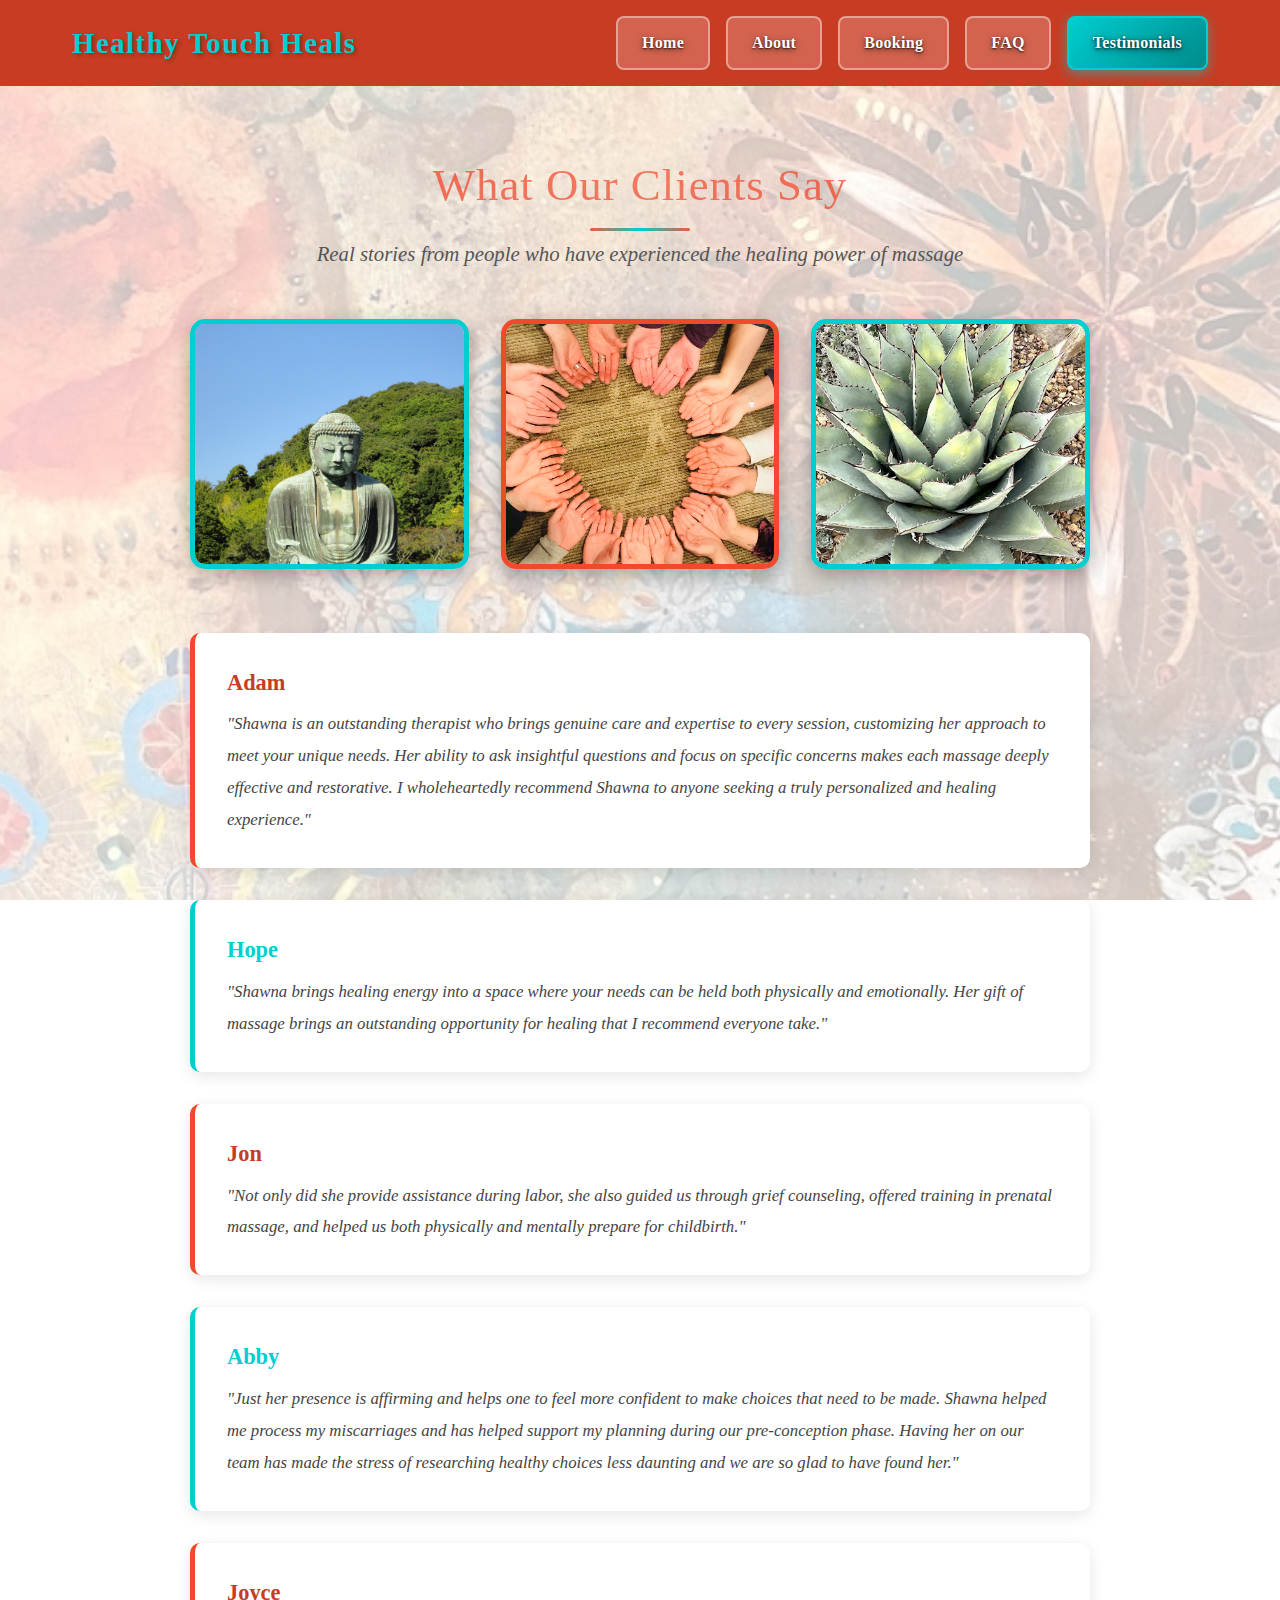
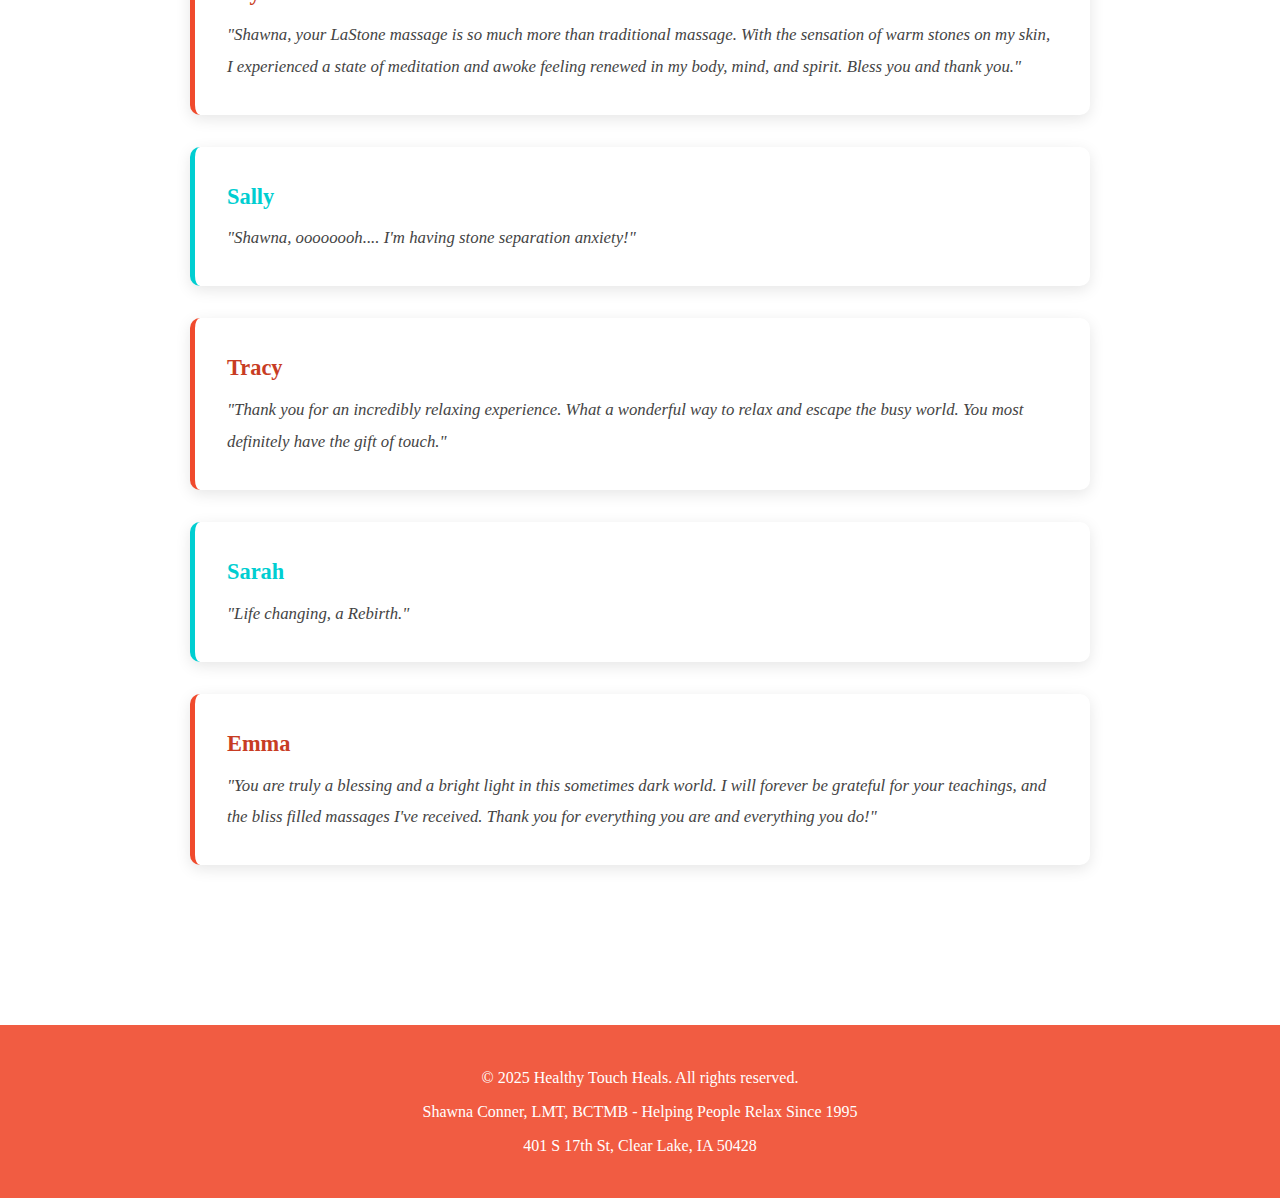
<file: testimonials.html>
<!DOCTYPE html>
<html lang="en">
<head>
    <meta charset="UTF-8">
    <meta name="viewport" content="width=device-width, initial-scale=1.0">
    <title>Testimonials - Healthy Touch Heals</title>
    <link rel="stylesheet" href="style.css">
</head>
<body>
    <!-- Navigation Bar -->
    <nav>
        <div class="container">
            <a href="index.html" class="logo">Healthy Touch Heals</a>
            <button class="menu-toggle" aria-label="Toggle menu">
                <span></span>
                <span></span>
                <span></span>
            </button>
            <ul class="nav-links">
                <li><a href="index.html">Home</a></li>
                <li><a href="about.html">About</a></li>
                <li><a href="booking.html">Booking</a></li>
                <li><a href="questions.html">FAQ</a></li>
                <li><a href="testimonials.html" class="active">Testimonials</a></li>
            </ul>
        </div>
    </nav>

    <!-- Testimonials Section -->
    <section style="background: linear-gradient(rgba(255, 255, 255, 0.75), rgba(255, 255, 255, 0.75)), url('mandalas.jpg'); background-size: 150%; background-position: center; background-attachment: fixed; padding: 4rem 2rem;">
        <div class="container">
            <h2 class="section-title" style="font-size: 2.8rem; margin-bottom: 1rem; color: #C83C23;">What Our Clients Say</h2>
            <p style="text-align: center; font-size: 1.3rem; color: #555; margin-bottom: 3rem; font-style: italic; max-width: 700px; margin-left: auto; margin-right: auto;">Real stories from people who have experienced the healing power of massage</p>
            
            <!-- Decorative Images Grid -->
            <div style="display: grid; grid-template-columns: repeat(auto-fit, minmax(200px, 1fr)); gap: 2rem; margin-bottom: 4rem; max-width: 900px; margin-left: auto; margin-right: auto;">
                <img src="buddah.JPG" alt="Buddha" style="width: 100%; height: 250px; object-fit: cover; border-radius: 15px; box-shadow: 0 6px 20px rgba(0,0,0,0.3); border: 5px solid #00CED1;">
                <img src="hands.jpeg" alt="Healing hands" style="width: 100%; height: 250px; object-fit: cover; border-radius: 15px; box-shadow: 0 6px 20px rgba(0,0,0,0.3); border: 5px solid #F04A2D;">
                <img src="Plant.jpg" alt="Healing plant" style="width: 100%; height: 250px; object-fit: cover; border-radius: 15px; box-shadow: 0 6px 20px rgba(0,0,0,0.3); border: 5px solid #00CED1;">
            </div>
            
            <!-- Testimonials in Clean List Format -->
            <div style="max-width: 900px; margin: 0 auto;">
                <div style="background: white; padding: 2rem; margin-bottom: 2rem; border-left: 5px solid #F04A2D; box-shadow: 0 4px 15px rgba(0,0,0,0.1); border-radius: 10px;">
                    <h3 style="color: #C83C23; font-size: 1.4rem; margin-bottom: 0.5rem;">Adam</h3>
                    <p style="font-style: italic; line-height: 1.9; color: #444; font-size: 1.05rem;">"Shawna is an outstanding therapist who brings genuine care and expertise to every session, customizing her approach to meet your unique needs. Her ability to ask insightful questions and focus on specific concerns makes each massage deeply effective and restorative. I wholeheartedly recommend Shawna to anyone seeking a truly personalized and healing experience."</p>
                </div>

                <div style="background: white; padding: 2rem; margin-bottom: 2rem; border-left: 5px solid #00CED1; box-shadow: 0 4px 15px rgba(0,0,0,0.1); border-radius: 10px;">
                    <h3 style="color: #00CED1; font-size: 1.4rem; margin-bottom: 0.5rem;">Hope</h3>
                    <p style="font-style: italic; line-height: 1.9; color: #444; font-size: 1.05rem;">"Shawna brings healing energy into a space where your needs can be held both physically and emotionally. Her gift of massage brings an outstanding opportunity for healing that I recommend everyone take."</p>
                </div>

                <div style="background: white; padding: 2rem; margin-bottom: 2rem; border-left: 5px solid #F04A2D; box-shadow: 0 4px 15px rgba(0,0,0,0.1); border-radius: 10px;">
                    <h3 style="color: #C83C23; font-size: 1.4rem; margin-bottom: 0.5rem;">Jon</h3>
                    <p style="font-style: italic; line-height: 1.9; color: #444; font-size: 1.05rem;">"Not only did she provide assistance during labor, she also guided us through grief counseling, offered training in prenatal massage, and helped us both physically and mentally prepare for childbirth."</p>
                </div>

                <div style="background: white; padding: 2rem; margin-bottom: 2rem; border-left: 5px solid #00CED1; box-shadow: 0 4px 15px rgba(0,0,0,0.1); border-radius: 10px;">
                    <h3 style="color: #00CED1; font-size: 1.4rem; margin-bottom: 0.5rem;">Abby</h3>
                    <p style="font-style: italic; line-height: 1.9; color: #444; font-size: 1.05rem;">"Just her presence is affirming and helps one to feel more confident to make choices that need to be made. Shawna helped me process my miscarriages and has helped support my planning during our pre-conception phase. Having her on our team has made the stress of researching healthy choices less daunting and we are so glad to have found her."</p>
                </div>

                <div style="background: white; padding: 2rem; margin-bottom: 2rem; border-left: 5px solid #F04A2D; box-shadow: 0 4px 15px rgba(0,0,0,0.1); border-radius: 10px;">
                    <h3 style="color: #C83C23; font-size: 1.4rem; margin-bottom: 0.5rem;">Joyce</h3>
                    <p style="font-style: italic; line-height: 1.9; color: #444; font-size: 1.05rem;">"Shawna, your LaStone massage is so much more than traditional massage. With the sensation of warm stones on my skin, I experienced a state of meditation and awoke feeling renewed in my body, mind, and spirit. Bless you and thank you."</p>
                </div>

                <div style="background: white; padding: 2rem; margin-bottom: 2rem; border-left: 5px solid #00CED1; box-shadow: 0 4px 15px rgba(0,0,0,0.1); border-radius: 10px;">
                    <h3 style="color: #00CED1; font-size: 1.4rem; margin-bottom: 0.5rem;">Sally</h3>
                    <p style="font-style: italic; line-height: 1.9; color: #444; font-size: 1.05rem;">"Shawna, oooooooh.... I'm having stone separation anxiety!"</p>
                </div>

                <div style="background: white; padding: 2rem; margin-bottom: 2rem; border-left: 5px solid #F04A2D; box-shadow: 0 4px 15px rgba(0,0,0,0.1); border-radius: 10px;">
                    <h3 style="color: #C83C23; font-size: 1.4rem; margin-bottom: 0.5rem;">Tracy</h3>
                    <p style="font-style: italic; line-height: 1.9; color: #444; font-size: 1.05rem;">"Thank you for an incredibly relaxing experience. What a wonderful way to relax and escape the busy world. You most definitely have the gift of touch."</p>
                </div>

                <div style="background: white; padding: 2rem; margin-bottom: 2rem; border-left: 5px solid #00CED1; box-shadow: 0 4px 15px rgba(0,0,0,0.1); border-radius: 10px;">
                    <h3 style="color: #00CED1; font-size: 1.4rem; margin-bottom: 0.5rem;">Sarah</h3>
                    <p style="font-style: italic; line-height: 1.9; color: #444; font-size: 1.05rem;">"Life changing, a Rebirth."</p>
                </div>

                <div style="background: white; padding: 2rem; margin-bottom: 2rem; border-left: 5px solid #F04A2D; box-shadow: 0 4px 15px rgba(0,0,0,0.1); border-radius: 10px;">
                    <h3 style="color: #C83C23; font-size: 1.4rem; margin-bottom: 0.5rem;">Emma</h3>
                    <p style="font-style: italic; line-height: 1.9; color: #444; font-size: 1.05rem;">"You are truly a blessing and a bright light in this sometimes dark world. I will forever be grateful for your teachings, and the bliss filled massages I've received. Thank you for everything you are and everything you do!"</p>
                </div>
            </div>
        </div>
    </section>

    <!-- Footer -->
    <footer>
        <div class="container">
            <p>&copy; 2025 Healthy Touch Heals. All rights reserved.</p>
            <p>Shawna Conner, LMT, BCTMB - Helping People Relax Since 1995</p>
            <p style="margin-top: 0.5rem;">401 S 17th St, Clear Lake, IA 50428</p>
        </div>
    </footer>

    <script>
        // Mobile menu toggle
        const menuToggle = document.querySelector('.menu-toggle');
        const navLinks = document.querySelector('.nav-links');
        
        if (menuToggle) {
            menuToggle.addEventListener('click', () => {
                menuToggle.classList.toggle('active');
                navLinks.classList.toggle('active');
            });
            
            // Close menu when clicking on a link
            const navLinksItems = navLinks.querySelectorAll('a');
            navLinksItems.forEach(link => {
                link.addEventListener('click', () => {
                    menuToggle.classList.remove('active');
                    navLinks.classList.remove('active');
                });
            });
        }
    </script>
</body>
</html>
</file>
<file: style.css>
/* ============================================
   Reset and Base Styles
   ============================================ */
* {
    margin: 0;
    padding: 0;
    box-sizing: border-box;
}

html {
    scroll-behavior: smooth;
}

body {
    font-family: 'georgia', "times new roman", garamond;
    line-height: 1.6;
    color: #333;
    background: linear-gradient(135deg, #f8f8f8 0%, #ffffff 50%, #f0f0f0 100%);
    background-attachment: fixed;
    padding-top: 0;
}

/* ============================================
   Navigation Bar
   ============================================ */
nav {
    background: rgb(200, 60, 35);
    padding: 1rem 0;
    position: relative;
    width: 100%;
    box-shadow: 0 2px 8px rgb(240 74 45 / 0.3);
}

nav .container {
    max-width: 1200px;
    margin: 0 auto;
    padding: 0 2rem;
    display: flex;
    justify-content: space-between;
    align-items: center;
}

.logo {
    color: #00CED1;
    font-size: 1.8rem;
    font-weight: bold;
    text-decoration: none;
    text-shadow: 2px 2px 4px rgba(0,0,0,0.3);
    transition: all 0.3s ease;
    letter-spacing: 1.5px;
    font-family: 'Georgia', serif;
}

.logo:hover {
    transform: scale(1.05);
    color: #ffffff;
    text-shadow: 0 0 15px rgba(0, 206, 209, 0.6), 2px 2px 4px rgba(0,0,0,0.3);
}

.nav-links {
    display: flex;
    list-style: none;
    gap: 1rem;
    align-items: center;
}

.nav-links a {
    color: #ffffff;
    text-decoration: none;
    font-weight: 700;
    transition: all 0.3s ease;
    padding: 0.75rem 1.5rem;
    border-radius: 8px;
    background: rgba(255, 255, 255, 0.2);
    border: 2px solid rgba(255, 255, 255, 0.4);
    display: inline-block;
    text-shadow: 0 2px 6px rgba(0,0,0,0.5), 0 1px 2px rgba(0,0,0,0.7);
    font-size: 1rem;
    letter-spacing: 0.3px;
}

.nav-links a:hover {
    color: #ffffff;
    background: linear-gradient(135deg, rgba(0, 206, 209, 0.6) 0%, rgba(0, 139, 139, 0.6) 100%);
    border-color: #00CED1;
    transform: translateY(-2px);
    box-shadow: 0 4px 12px rgba(0, 206, 209, 0.4);
    text-shadow: 0 2px 8px rgba(0,0,0,0.6), 0 1px 3px rgba(0,0,0,0.8);
}

.nav-links a.active {
    color: #ffffff;
    background: linear-gradient(135deg, #00CED1 0%, #008B8B 100%);
    border-color: #00CED1;
    box-shadow: 0 4px 12px rgba(0, 206, 209, 0.5);
    font-weight: 700;
    text-shadow: 0 2px 8px rgba(0,0,0,0.6), 0 1px 3px rgba(0,0,0,0.8);
}

/* Mobile Menu Toggle */
.menu-toggle {
    display: none;
    flex-direction: column;
    cursor: pointer;
    gap: 5px;
    padding: 0.75rem;
    background: rgb(240 74 45 / 0.9);
    border: 3px solid rgb(240 74 45 / 1);
    border-radius: 8px;
    box-shadow: 0 3px 12px rgba(0, 0, 0, 0.4), 0 0 0 2px rgba(255, 255, 255, 0.8), inset 0 2px 4px rgba(0, 0, 0, 0.2);
    transition: all 0.3s ease;
}

.menu-toggle:hover {
    background: rgb(240 74 45 / 1);
    box-shadow: 0 5px 16px rgba(0, 0, 0, 0.5), 0 0 0 3px rgba(255, 255, 255, 1);
    transform: scale(1.05);
}

.menu-toggle:active {
    transform: scale(0.95);
}

.menu-toggle span {
    width: 28px;
    height: 4px;
    background: #ffffff;
    border-radius: 3px;
    transition: all 0.3s ease;
    box-shadow: 0 2px 4px rgba(0, 0, 0, 0.3);
}

.menu-toggle.active span:nth-child(1) {
    transform: rotate(45deg) translate(8px, 8px);
}

.menu-toggle.active span:nth-child(2) {
    opacity: 0;
}

.menu-toggle.active span:nth-child(3) {
    transform: rotate(-45deg) translate(7px, -7px);
}

/* ============================================
   Container
   ============================================ */
.container {
    max-width: 1200px;
    margin: 0 auto;
    padding: 0 2rem;
}

/* ============================================
   Hero Section
   ============================================ */
.hero {
    color: #ffffff;
    padding: 5rem 2rem;
    text-align: center;
    position: relative;
    overflow: hidden;
    margin-top: 0;
}

.hero::before {
    content: '';
    position: absolute;
    top: 0;
    left: 0;
    right: 0;
    bottom: 0;
    background: radial-gradient(circle at 20% 50%, rgba(0, 206, 209, 0.15) 0%, transparent 50%),
                radial-gradient(circle at 80% 80%, rgba(0, 206, 209, 0.15) 0%, transparent 50%);
    pointer-events: none;
}

.hero h1 {
    font-size: 3rem;
    margin-bottom: 1rem;
    animation: fadeIn 1s ease-in;
    position: relative;
    z-index: 1;
    text-shadow: 0 2px 10px rgba(0,0,0,0.3);
}

.hero p {
    font-size: 1.3rem;
    margin-bottom: 2rem;
    animation: fadeIn 1.2s ease-in;
    position: relative;
    z-index: 1;
}

.btn {
    display: inline-block;
    padding: 1rem 2rem;
    background: linear-gradient(135deg, #00CED1 0%, #008B8B 100%);
    color: #ffffff;
    text-decoration: none;
    border-radius: 8px;
    font-weight: bold;
    transition: all 0.3s ease, transform 0.2s ease;
    animation: fadeIn 1.4s ease-in;
    box-shadow: 0 4px 15px rgba(0, 206, 209, 0.4);
    position: relative;
    z-index: 1;
    overflow: hidden;
}

.btn::before {
    content: '';
    position: absolute;
    top: 0;
    left: -100%;
    width: 100%;
    height: 100%;
    background: linear-gradient(90deg, transparent, rgba(255,255,255,0.3), transparent);
    transition: left 0.5s;
}

.btn:hover::before {
    left: 100%;
}

.btn:hover {
    background: linear-gradient(135deg, #008B8B 0%, #006666 100%);
    transform: translateY(-2px);
    box-shadow: 0 6px 20px rgba(0, 206, 209, 0.5);
}

/* ============================================
   Section Styles
   ============================================ */
section {
    padding: 4rem 2rem;
    position: relative;
}

section:nth-child(even) {
    background: linear-gradient(135deg, #E0F7FA 0%, #B0E0E6 50%, #E0F7FA 100%);
    background-size: 200% 200%;
}

section:nth-child(odd) {
    background: linear-gradient(135deg, #ffffff 0%, #f8f8f8 50%, #ffffff 100%);
}

.section-title {
    text-align: center;
    font-size: 2.5rem;
    margin-bottom: 3rem;
    background: linear-gradient(135deg, rgb(240 74 45 / 0.9) 0%, rgb(240 74 45 / 0.7) 50%, rgb(240 74 45 / 0.9) 100%);
    -webkit-background-clip: text;
    -webkit-text-fill-color: transparent;
    background-clip: text;
    font-weight: 400;
    letter-spacing: 1px;
    position: relative;
}

.section-title::after {
    content: '';
    position: absolute;
    bottom: -10px;
    left: 50%;
    transform: translateX(-50%);
    width: 100px;
    height: 3px;
    background: linear-gradient(90deg, rgb(240 74 45 / 0.9) 0%, #00CED1 50%, rgb(240 74 45 / 0.9) 100%);
    border-radius: 2px;
}

/* ============================================
   Services Grid
   ============================================ */
.services-grid {
    display: grid;
    grid-template-columns: repeat(auto-fit, minmax(300px, 1fr));
    gap: 2rem;
    margin-top: 2rem;
}

/* Benefits Container - Stacked Vertically */
.benefits-container {
    display: flex;
    flex-direction: column;
    gap: 2rem;
    margin-top: 2rem;
    max-width: 900px;
    margin-left: auto;
    margin-right: auto;
}

.benefit-card {
    background: linear-gradient(135deg, #ffffff 0%, #fafafa 100%);
    padding: 2.5rem;
    border-radius: 12px;
    box-shadow: 0 4px 15px rgb(240 74 45 / 0.15);
    transition: all 0.3s ease;
    border: 2px solid transparent;
    background-image: linear-gradient(#ffffff, #fafafa),
                      linear-gradient(135deg, rgb(240 74 45 / 0.9), #00CED1);
    background-origin: border-box;
    background-clip: padding-box, border-box;
    position: relative;
    overflow: hidden;
    width: 100%;
}

.benefit-card::before {
    content: '';
    position: absolute;
    top: 0;
    left: 0;
    right: 0;
    height: 4px;
    background: linear-gradient(90deg, rgb(240 74 45 / 0.9) 0%, #00CED1 100%);
    transform: scaleX(0);
    transition: transform 0.3s ease;
}

.benefit-card:hover::before {
    transform: scaleX(1);
}

.benefit-card:nth-child(2) {
    background-image: linear-gradient(135deg, #ffffff 0%, #f0f8ff 100%),
                      linear-gradient(135deg, #00CED1, rgb(240 74 45 / 0.9));
    background-origin: border-box;
    background-clip: padding-box, border-box;
}

.benefit-card:hover {
    transform: translateY(-3px);
    box-shadow: 0 8px 25px rgb(240 74 45 / 0.25);
}

.benefit-card h3 {
    background: linear-gradient(135deg, rgb(240 74 45 / 0.9) 0%, rgb(240 74 45 / 0.7) 100%);
    -webkit-background-clip: text;
    -webkit-text-fill-color: transparent;
    background-clip: text;
    margin-bottom: 1.5rem;
    font-size: 1.75rem;
    font-weight: 500;
    transition: all 0.3s ease;
    text-align: center;
}

.benefit-card:nth-child(2) h3 {
    background: linear-gradient(135deg, #00CED1 0%, #008B8B 100%);
    -webkit-background-clip: text;
    -webkit-text-fill-color: transparent;
    background-clip: text;
}

.benefit-card:hover h3 {
    transform: translateX(5px);
}

.benefit-card p {
    color: #555;
    line-height: 1.8;
    font-size: 1.05rem;
    margin-bottom: 1rem;
}

.benefit-card p:last-child {
    margin-bottom: 0;
}

.benefit-card p strong {
    color: rgb(240 74 45 / 0.9);
    font-weight: 600;
}

.benefit-card:nth-child(2) p strong {
    color: #00CED1;
}

.service-card {
    background: linear-gradient(135deg, #ffffff 0%, #fafafa 100%);
    padding: 2rem;
    border-radius: 12px;
    box-shadow: 0 4px 15px rgb(240 74 45 / 0.15);
    transition: all 0.3s ease;
    border: 2px solid transparent;
    background-image: linear-gradient(#ffffff, #fafafa),
                      linear-gradient(135deg, rgb(240 74 45 / 0.9), #00CED1);
    background-origin: border-box;
    background-clip: padding-box, border-box;
    position: relative;
    overflow: hidden;
}

.service-card::before {
    content: '';
    position: absolute;
    top: 0;
    left: 0;
    right: 0;
    height: 4px;
    background: linear-gradient(90deg, rgb(240 74 45 / 0.9) 0%, #00CED1 100%);
    transform: scaleX(0);
    transition: transform 0.3s ease;
}

.service-card:hover::before {
    transform: scaleX(1);
}

.service-card:nth-child(even) {
    background-image: linear-gradient(135deg, #ffffff 0%, #f0f8ff 100%),
                      linear-gradient(135deg, #00CED1, rgb(240 74 45 / 0.9));
    background-origin: border-box;
    background-clip: padding-box, border-box;
}

.service-card:hover {
    transform: translateY(-5px);
    box-shadow: 0 8px 25px rgb(240 74 45 / 0.25);
}

.service-card h3 {
    background: linear-gradient(135deg, rgb(240 74 45 / 0.9) 0%, rgb(240 74 45 / 0.7) 100%);
    -webkit-background-clip: text;
    -webkit-text-fill-color: transparent;
    background-clip: text;
    margin-bottom: 1rem;
    font-size: 1.5rem;
    font-weight: 500;
    transition: all 0.3s ease;
}

.service-card:nth-child(even) h3 {
    background: linear-gradient(135deg, #00CED1 0%, #008B8B 100%);
    -webkit-background-clip: text;
    -webkit-text-fill-color: transparent;
    background-clip: text;
}

.service-card:hover h3 {
    transform: translateX(5px);
}

.service-card p {
    color: #555;
    line-height: 1.8;
}

/* Video Grid */
.video-grid {
    grid-template-columns: repeat(3, 1fr);
    gap: 2rem;
    align-items: start;
}

.video-grid .service-card {
    display: flex;
    flex-direction: column;
}

.video-wrapper {
    position: relative;
    padding-bottom: 56.25%;
    height: 0;
    overflow: hidden;
    border-radius: 10px;
    margin-bottom: 1rem;
    box-shadow: 0 3px 10px rgba(0,0,0,0.2);
}

.video-wrapper iframe {
    position: absolute;
    top: 0;
    left: 0;
    width: 100%;
    height: 100%;
    border: none;
}

/* ============================================
   Image Styles
   ============================================ */
.image-container {
    text-align: center;
    margin: 2rem 0;
}

.image-container img {
    max-width: 100%;
    height: auto;
    border-radius: 12px;
    box-shadow: 0 4px 20px rgb(240 74 45 / 0.2);
    border: 3px solid transparent;
    background: linear-gradient(white, white) padding-box,
                linear-gradient(135deg, rgb(240 74 45 / 0.9), #00CED1) border-box;
}

.image-grid {
    display: grid;
    grid-template-columns: repeat(auto-fit, minmax(250px, 1fr));
    gap: 1.5rem;
    margin: 2rem 0;
}

.image-grid img {
    width: 100%;
    height: auto;
    object-fit: contain;
    border-radius: 12px;
    box-shadow: 0 4px 15px rgb(240 74 45 / 0.2);
    transition: all 0.3s ease;
    border: 3px solid transparent;
    background: linear-gradient(white, white) padding-box,
                linear-gradient(135deg, rgb(240 74 45 / 0.9), #00CED1) border-box;
}

.image-grid img:nth-child(even) {
    background: linear-gradient(white, white) padding-box,
                linear-gradient(135deg, #00CED1, rgb(240 74 45 / 0.9)) border-box;
}

.image-grid img:hover {
    transform: scale(1.05);
    box-shadow: 0 8px 25px rgba(0, 206, 209, 0.4);
}

/* ============================================
   About Section
   ============================================ */
.about-content {
    background: linear-gradient(135deg, #ffffff 0%, #fafafa 100%);
    padding: 3rem;
    border-radius: 12px;
    box-shadow: 0 4px 15px rgb(240 74 45 / 0.15);
    margin: 2rem 0;
    border: 2px solid transparent;
    background-image: linear-gradient(135deg, #ffffff 0%, #fafafa 100%),
                      linear-gradient(135deg, rgb(240 74 45 / 0.9), #00CED1);
    background-origin: border-box;
    background-clip: padding-box, border-box;
    position: relative;
}

.about-content::after {
    content: '';
    position: absolute;
    top: 0;
    right: 0;
    width: 100px;
    height: 100px;
    background: radial-gradient(circle, rgb(240 74 45 / 0.05) 0%, transparent 70%);
    pointer-events: none;
}

.about-content:nth-child(even) {
    background-image: linear-gradient(135deg, #f0f8ff 0%, #E0F7FA 100%),
                      linear-gradient(135deg, #00CED1, rgb(240 74 45 / 0.9));
    background-origin: border-box;
    background-clip: padding-box, border-box;
}

.about-content h2 {
    background: linear-gradient(135deg, rgb(240 74 45 / 0.9) 0%, rgb(240 74 45 / 0.7) 100%);
    -webkit-background-clip: text;
    -webkit-text-fill-color: transparent;
    background-clip: text;
    margin-bottom: 1.5rem;
    font-weight: 500;
}

.about-content:nth-child(even) h2 {
    background: linear-gradient(135deg, #00CED1 0%, #008B8B 100%);
    -webkit-background-clip: text;
    -webkit-text-fill-color: transparent;
    background-clip: text;
}

.about-content p {
    margin-bottom: 1rem;
    line-height: 1.8;
    color: #555;
}

.about-content ul {
    margin-left: 2rem;
    line-height: 2;
    color: #6b6b5a;
}

.profile-section {
    display: flex;
    gap: 2rem;
    align-items: center;
    margin: 2rem 0;
    flex-wrap: wrap;
}

.profile-image {
    flex: 0 0 250px;
}

.profile-image img {
    width: 100%;
    border-radius: 50%;
    box-shadow: 0 4px 20px rgb(240 74 45 / 0.3);
    border: 4px solid transparent;
    background: linear-gradient(white, white) padding-box,
                linear-gradient(135deg, rgb(240 74 45 / 0.9), #00CED1, rgb(240 74 45 / 0.9)) border-box;
    background-size: 200% 200%;
    animation: borderGradient 3s ease infinite;
}

.profile-text {
    flex: 1;
    min-width: 300px;
}

/* ============================================
   Booking Form
   ============================================ */
.booking-section {
    background: linear-gradient(135deg, #ffffff 0%, #fafafa 100%);
    padding: 3rem;
    border-radius: 12px;
    box-shadow: 0 4px 15px rgb(240 74 45 / 0.15);
    max-width: 800px;
    margin: 2rem auto;
    border: 2px solid transparent;
    background-image: linear-gradient(135deg, #ffffff 0%, #fafafa 100%),
                      linear-gradient(135deg, rgb(240 74 45 / 0.9), #00CED1);
    background-origin: border-box;
    background-clip: padding-box, border-box;
}

.booking-section:nth-child(even) {
    background-image: linear-gradient(135deg, #f0f8ff 0%, #E0F7FA 100%),
                      linear-gradient(135deg, #00CED1, rgb(240 74 45 / 0.9));
    background-origin: border-box;
    background-clip: padding-box, border-box;
}

.form-group {
    margin-bottom: 1.5rem;
}

.form-group label {
    display: block;
    margin-bottom: 0.5rem;
    color: #2c2c2c;
    font-weight: 500;
}

.form-group input,
.form-group select,
.form-group textarea {
    width: 100%;
    padding: 0.75rem;
    border: 2px solid #e0e0e0;
    border-radius: 8px;
    font-size: 1rem;
    font-family: inherit;
    transition: all 0.3s ease;
    background-color: #ffffff;
}

.form-group input:focus,
.form-group select:focus,
.form-group textarea:focus {
    outline: none;
    border-color: #00CED1;
    box-shadow: 0 0 0 3px rgba(0, 206, 209, 0.1),
                0 0 10px rgba(0, 206, 209, 0.2);
    background: linear-gradient(135deg, #ffffff 0%, #f0f8ff 100%);
}

.form-group textarea {
    resize: vertical;
    min-height: 120px;
}

.submit-btn {
    width: 100%;
    padding: 1rem;
    background: linear-gradient(135deg, #00CED1 0%, #008B8B 100%);
    color: #ffffff;
    border: none;
    border-radius: 8px;
    font-size: 1.1rem;
    font-weight: bold;
    cursor: pointer;
    transition: all 0.3s ease;
    box-shadow: 0 4px 15px rgba(0, 206, 209, 0.3);
    position: relative;
    overflow: hidden;
}

.submit-btn::before {
    content: '';
    position: absolute;
    top: 0;
    left: -100%;
    width: 100%;
    height: 100%;
    background: linear-gradient(90deg, transparent, rgba(255,255,255,0.3), transparent);
    transition: left 0.5s;
}

.submit-btn:hover::before {
    left: 100%;
}

.submit-btn:hover {
    background: linear-gradient(135deg, #008B8B 0%, #006666 100%);
    box-shadow: 0 6px 20px rgba(0, 206, 209, 0.4);
    transform: translateY(-2px);
}

.contact-info {
    background: linear-gradient(135deg, #FFE5E5 0%, #fff0f0 50%, #FFE5E5 100%);
    background-size: 200% 200%;
    padding: 2rem;
    border-radius: 12px;
    margin-top: 2rem;
    text-align: center;
    border: 2px solid transparent;
    background-image: linear-gradient(135deg, #FFE5E5 0%, #fff0f0 50%, #FFE5E5 100%),
                      repeating-linear-gradient(45deg, rgb(240 74 45 / 0.9), rgb(240 74 45 / 0.9) 5px, transparent 5px, transparent 10px);
    background-size: 200% 200%, 20px 20px;
    background-origin: border-box;
    background-clip: padding-box, border-box;
}

.contact-info h3 {
    background: linear-gradient(135deg, rgb(240 74 45 / 0.9) 0%, rgb(240 74 45 / 0.7) 100%);
    -webkit-background-clip: text;
    -webkit-text-fill-color: transparent;
    background-clip: text;
    margin-bottom: 1rem;
    font-weight: 500;
}

.contact-info p {
    margin: 0.5rem 0;
    color: #555;
}

.contact-info a {
    color: rgb(240 74 45 / 0.9);
    text-decoration: none;
    transition: all 0.3s ease;
    font-weight: 600;
}

.contact-info a:hover {
    color: #00CED1;
    text-shadow: 0 0 8px rgba(0, 206, 209, 0.3);
}

/* ============================================
   FAQ Section
   ============================================ */
.faq-container {
    max-width: 900px;
    margin: 0 auto;
}

.faq-item {
    background: linear-gradient(135deg, #ffffff 0%, #fafafa 100%);
    margin-bottom: 1rem;
    padding: 1.5rem;
    border-radius: 12px;
    box-shadow: 0 4px 15px rgb(240 74 45 / 0.15);
    border: 2px solid transparent;
    background-image: linear-gradient(135deg, #ffffff 0%, #fafafa 100%),
                      linear-gradient(135deg, rgb(240 74 45 / 0.9), #00CED1);
    background-origin: border-box;
    background-clip: padding-box, border-box;
    transition: all 0.3s ease;
    position: relative;
    overflow: hidden;
}

.faq-item::before {
    content: '';
    position: absolute;
    left: 0;
    top: 0;
    bottom: 0;
    width: 4px;
    background: linear-gradient(180deg, rgb(240 74 45 / 0.9) 0%, #00CED1 100%);
    transform: scaleY(0);
    transition: transform 0.3s ease;
}

.faq-item:hover::before {
    transform: scaleY(1);
}

.faq-item:nth-child(even) {
    background-image: linear-gradient(135deg, #f0f8ff 0%, #E0F7FA 100%),
                      linear-gradient(135deg, #00CED1, rgb(240 74 45 / 0.9));
    background-origin: border-box;
    background-clip: padding-box, border-box;
}

.faq-item:hover {
    box-shadow: 0 6px 25px rgb(240 74 45 / 0.25);
    transform: translateX(5px);
}

.faq-item h3 {
    background: linear-gradient(135deg, rgb(240 74 45 / 0.9) 0%, rgb(240 74 45 / 0.7) 100%);
    -webkit-background-clip: text;
    -webkit-text-fill-color: transparent;
    background-clip: text;
    margin-bottom: 0.5rem;
    font-size: 1.2rem;
    font-weight: 500;
    transition: all 0.3s ease;
}

.faq-item:nth-child(even) h3 {
    background: linear-gradient(135deg, #00CED1 0%, #008B8B 100%);
    -webkit-background-clip: text;
    -webkit-text-fill-color: transparent;
    background-clip: text;
}

.faq-item:hover h3 {
    transform: translateX(5px);
}

.faq-item p {
    color: #666;
    line-height: 1.8;
}

.faq-item a {
    color: rgb(240 74 45 / 0.9);
    text-decoration: none;
    transition: all 0.3s ease;
    font-weight: 600;
}

.faq-item a:hover {
    color: #00CED1;
    text-shadow: 0 0 8px rgba(0, 206, 209, 0.3);
}

/* ============================================
   Footer
   ============================================ */
footer {
    background: rgb(240 74 45 / 0.9);
    color: #ffffff;
    text-align: center;
    padding: 2rem;
    margin-top: 4rem;
    position: relative;
    overflow: hidden;
}

footer p {
    margin: 0.5rem 0;
    position: relative;
    z-index: 1;
}

footer a {
    color: #ffffff;
    text-decoration: none;
    transition: all 0.3s ease;
    position: relative;
    z-index: 1;
}

footer a:hover {
    color: #00CED1;
    text-shadow: 0 0 10px rgba(0, 206, 209, 0.5);
}

/* ============================================
   Animations
   ============================================ */
@keyframes fadeIn {
    from {
        opacity: 0;
        transform: translateY(20px);
    }
    to {
        opacity: 1;
        transform: translateY(0);
    }
}

@keyframes gradientShift {
    0%, 100% {
        background-position: 0% 50%;
    }
    50% {
        background-position: 100% 50%;
    }
}

@keyframes borderGradient {
    0%, 100% {
        background-position: 0% 50%;
    }
    50% {
        background-position: 100% 50%;
    }
}

/* ============================================
   Responsive Design - Desktop First Approach
   ============================================ */

/* Large Desktop (1400px and up) */
@media (min-width: 1400px) {
    .container {
        max-width: 1320px;
    }
    
    .hero h1 {
        font-size: 3.5rem;
    }
    
    .section-title {
        font-size: 3rem;
    }
}

/* Desktop (1024px - 1399px) - Default styles apply */

/* Tablet (768px - 1023px) */
@media (max-width: 1023px) {
    .container {
        padding: 0 1.5rem;
    }
    
    .hero {
        padding: 4rem 1.5rem;
    }
    
    .hero h1 {
        font-size: 2.5rem;
    }
    
    .hero p {
        font-size: 1.2rem;
    }
    
    .section-title {
        font-size: 2rem;
    }
    
    .services-grid {
        grid-template-columns: repeat(auto-fit, minmax(280px, 1fr));
        gap: 1.5rem;
    }
    
    .video-grid {
        grid-template-columns: repeat(2, 1fr);
    }
    
    .profile-section {
        gap: 1.5rem;
    }
    
    .profile-image {
        flex: 0 0 200px;
    }
    
    .about-content {
        padding: 2rem;
    }
    
    .booking-section {
        padding: 2rem;
    }
}

/* Mobile (480px - 767px) */
@media (max-width: 767px) {
    body {
        padding-top: 60px;
    }
    
    nav {
        padding: 0.75rem 0;
    }
    
    nav .container {
        padding: 0 1rem;
    }
    
    .logo {
        font-size: 1.2rem;
    }
    
    /* Mobile Menu */
    .menu-toggle {
        display: flex;
    }
    
    .nav-links {
        position: fixed;
        top: 60px;
        left: 0;
        right: 0;
        background: linear-gradient(135deg, rgb(240 74 45 / 0.9) 0%, rgb(240 74 45 / 0.7) 100%);
        flex-direction: column;
        padding: 1rem;
        gap: 0.5rem;
        transform: translateX(-100%);
        transition: transform 0.3s ease;
        box-shadow: 0 4px 12px rgba(0, 0, 0, 0.3);
        z-index: 999;
    }
    
    .nav-links.active {
        transform: translateX(0);
    }
    
    .nav-links li {
        width: 100%;
    }
    
    .nav-links a {
        width: 100%;
        text-align: center;
        padding: 1rem;
    }
    
    .hero {
        padding: 3rem 1rem;
    }
    
    .hero h1 {
        font-size: 2rem;
        line-height: 1.2;
    }
    
    .hero p {
        font-size: 1.1rem;
    }
    
    .btn {
        padding: 0.875rem 1.5rem;
        font-size: 0.95rem;
    }
    
    section {
        padding: 3rem 1rem;
    }
    
    /* Mobile-specific background image fixes - Make ALL backgrounds crisp and clear like hero */
    section[style*="background"] {
        background-attachment: scroll !important;
        background-size: contain !important;
        background-position: center top !important;
        background-repeat: no-repeat !important;
        -webkit-background-size: contain !important;
    }
    
    div[style*="background"] {
        background-attachment: scroll !important;
        background-size: contain !important;
        background-position: center top !important;
        background-repeat: no-repeat !important;
        -webkit-background-size: contain !important;
    }
    
    .hero,
    .hero[style*="background"] {
        background-attachment: scroll !important;
        background-size: contain !important;
        background-position: center top !important;
        background-repeat: no-repeat !important;
        min-height: 50vh;
        -webkit-background-size: contain !important;
    }
    
    .section-title {
        font-size: 1.75rem;
        margin-bottom: 2rem;
    }
    
    .services-grid {
        grid-template-columns: 1fr;
        gap: 1.5rem;
    }
    
    .video-grid {
        grid-template-columns: 1fr !important;
    }
    
    .benefits-container {
        gap: 1.5rem;
    }
    
    .benefit-card {
        padding: 2rem;
    }
    
    .benefit-card h3 {
        font-size: 1.5rem;
    }
    
    .benefit-card p {
        font-size: 1rem;
    }
    
    .service-card {
        padding: 1.5rem;
    }
    
    .service-card h3 {
        font-size: 1.3rem;
    }
    
    .image-grid {
        grid-template-columns: 1fr;
        gap: 1rem;
    }
    
    .image-grid img {
        height: 200px;
    }
    
    .profile-section {
        flex-direction: column;
        text-align: center;
        gap: 1.5rem;
    }
    
    .profile-image {
        flex: 0 0 auto;
        max-width: 200px;
        margin: 0 auto;
    }
    
    .profile-text {
        min-width: 100%;
    }
    
    .about-content {
        padding: 1.5rem;
    }
    
    .about-content h2 {
        font-size: 1.5rem;
    }
    
    .about-content ul {
        margin-left: 1.5rem;
    }
    
    .booking-section {
        padding: 1.5rem;
        margin: 1.5rem auto;
    }
    
    .contact-info {
        padding: 1.5rem;
    }
    
    .faq-item {
        padding: 1.25rem;
    }
    
    .faq-item h3 {
        font-size: 1.1rem;
    }
    
    footer {
        padding: 1.5rem 1rem;
    }
    
    footer p {
        font-size: 0.9rem;
    }
}

/* Small Mobile (320px - 479px) */
@media (max-width: 479px) {
    .logo {
        font-size: 1rem;
    }
    
    .hero h1 {
        font-size: 1.75rem;
    }
    
    .hero p {
        font-size: 1rem;
    }
    
    .section-title {
        font-size: 1.5rem;
    }
    
    .service-card {
        padding: 1.25rem;
    }
    
    .service-card h3 {
        font-size: 1.2rem;
    }
    
    .benefit-card {
        padding: 1.5rem;
    }
    
    .benefit-card h3 {
        font-size: 1.3rem;
    }
    
    .benefit-card p {
        font-size: 0.95rem;
    }
    
    .about-content {
        padding: 1.25rem;
    }
    
    .booking-section {
        padding: 1.25rem;
    }
    
    .contact-info {
        padding: 1.25rem;
    }
    
    .contact-info h3 {
        font-size: 1.3rem;
    }
    
    .faq-item {
        padding: 1rem;
    }
    
    .faq-item h3 {
        font-size: 1rem;
    }
}

/* Print Styles */
@media print {
    nav,
    footer,
    .btn {
        display: none;
    }
    
    body {
        padding-top: 0;
        background: white;
    }
    
    section {
        page-break-inside: avoid;
    }
}
</file>
